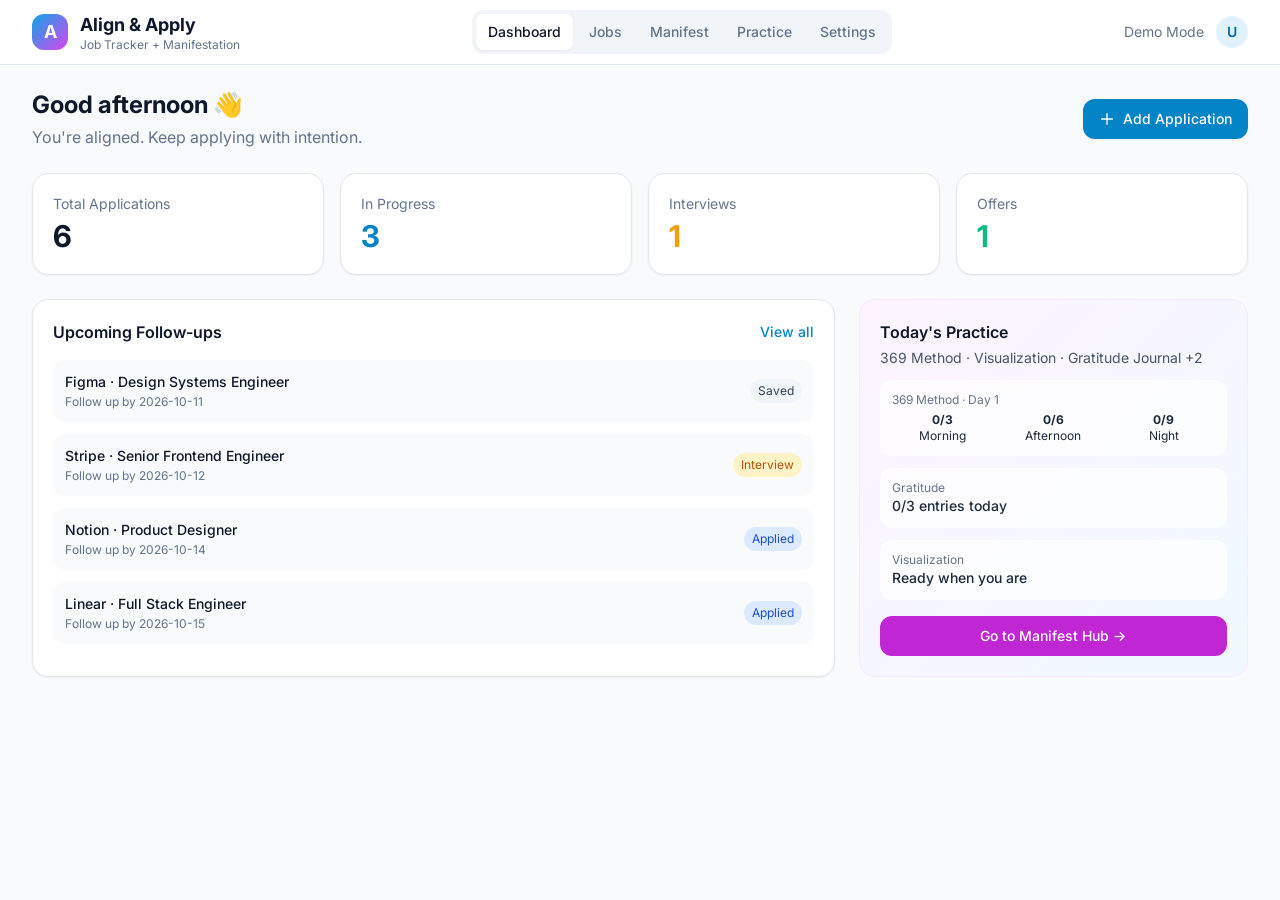
<file: index.html>
<!DOCTYPE html>
<html lang="en">
<head>
  <meta charset="UTF-8" />
  <meta name="viewport" content="width=device-width, initial-scale=1.0" />
  <title>Align & Apply — Job Tracker + Manifestation Demo</title>
  <link rel="stylesheet" href="styles.css" />
  <style>
    @import url('https://fonts.googleapis.com/css2?family=Inter:wght@400;500;600;700&display=swap');
    body { font-family: 'Inter', system-ui, sans-serif; }
    .kanban-column { min-height: 420px; }
    .job-card { transition: transform 0.15s ease, box-shadow 0.15s ease; }
    .job-card:hover { transform: translateY(-2px); }
    .job-card.dragging { opacity: 0.5; }
    .fade-in { animation: fadeIn 0.3s ease; }
    @keyframes fadeIn { from { opacity: 0; transform: translateY(8px); } to { opacity: 1; transform: translateY(0); } }
    .toggle-checkbox:checked { right: 0; border-color: #c026d3; }
    .toggle-checkbox:checked + .toggle-label { background-color: #c026d3; }
  </style>
</head>
<body class="bg-slate-50 text-slate-800 min-h-screen">
  <!-- Top Nav -->
  <nav class="bg-white border-b border-slate-200 sticky top-0 z-50">
    <div class="max-w-7xl mx-auto px-4 sm:px-6 lg:px-8">
      <div class="flex justify-between h-16 items-center">
        <div class="flex items-center gap-3">
          <div class="w-9 h-9 rounded-xl bg-gradient-to-br from-primary-500 to-accent-500 flex items-center justify-center text-white font-bold text-lg">A</div>
          <div>
            <h1 class="text-lg font-bold text-slate-900">Align & Apply</h1>
            <p class="text-xs text-slate-500 -mt-0.5">Job Tracker + Manifestation</p>
          </div>
        </div>
        <div class="flex items-center gap-1 bg-slate-100 p-1 rounded-xl overflow-x-auto">
          <button onclick="showView('dashboard')" id="nav-dashboard" class="nav-btn px-3 py-2 rounded-lg text-sm font-medium transition whitespace-nowrap">Dashboard</button>
          <button onclick="showView('jobs')" id="nav-jobs" class="nav-btn px-3 py-2 rounded-lg text-sm font-medium transition whitespace-nowrap">Jobs</button>
          <button onclick="showView('manifest')" id="nav-manifest" class="nav-btn px-3 py-2 rounded-lg text-sm font-medium transition whitespace-nowrap">Manifest</button>
          <button onclick="showView('practice')" id="nav-practice" class="nav-btn px-3 py-2 rounded-lg text-sm font-medium transition whitespace-nowrap">Practice</button>
          <button onclick="showView('settings')" id="nav-settings" class="nav-btn px-3 py-2 rounded-lg text-sm font-medium transition whitespace-nowrap">Settings</button>
        </div>
        <div class="flex items-center gap-3">
          <span class="text-sm text-slate-500 hidden sm:inline" id="nav-display-name">Demo Mode</span>
          <div class="w-8 h-8 rounded-full bg-primary-100 text-primary-700 flex items-center justify-center text-sm font-semibold" id="nav-avatar">U</div>
        </div>
      </div>
    </div>
  </nav>

  <main class="max-w-7xl mx-auto px-4 sm:px-6 lg:px-8 py-6">
    <!-- ==================== DASHBOARD ==================== -->
    <section id="view-dashboard" class="space-y-6 fade-in">
      <div class="flex flex-col sm:flex-row sm:items-center sm:justify-between gap-4">
        <div>
          <h2 class="text-2xl font-bold text-slate-900">Good afternoon 👋</h2>
          <p class="text-slate-500 mt-1">You're aligned. Keep applying with intention.</p>
        </div>
        <button onclick="showView('jobs'); openAddJob()" class="inline-flex items-center gap-2 bg-primary-600 hover:bg-primary-700 text-white px-4 py-2.5 rounded-xl text-sm font-medium transition shadow-sm">
          <svg class="w-4 h-4" fill="none" stroke="currentColor" viewBox="0 0 24 24"><path stroke-linecap="round" stroke-linejoin="round" stroke-width="2" d="M12 4v16m8-8H4"/></svg>
          Add Application
        </button>
      </div>

      <!-- Stats -->
      <div class="grid grid-cols-2 lg:grid-cols-4 gap-4">
        <div class="bg-white rounded-2xl p-5 border border-slate-200 shadow-sm">
          <p class="text-sm text-slate-500">Total Applications</p>
          <p class="text-3xl font-bold text-slate-900 mt-1" id="stat-total">0</p>
        </div>
        <div class="bg-white rounded-2xl p-5 border border-slate-200 shadow-sm">
          <p class="text-sm text-slate-500">In Progress</p>
          <p class="text-3xl font-bold text-primary-600 mt-1" id="stat-progress">0</p>
        </div>
        <div class="bg-white rounded-2xl p-5 border border-slate-200 shadow-sm">
          <p class="text-sm text-slate-500">Interviews</p>
          <p class="text-3xl font-bold text-amber-500 mt-1" id="stat-interview">0</p>
        </div>
        <div class="bg-white rounded-2xl p-5 border border-slate-200 shadow-sm">
          <p class="text-sm text-slate-500">Offers</p>
          <p class="text-3xl font-bold text-emerald-500 mt-1" id="stat-offer">0</p>
        </div>
      </div>

      <div class="grid lg:grid-cols-3 gap-6">
        <!-- Upcoming Follow-ups -->
        <div class="lg:col-span-2 bg-white rounded-2xl border border-slate-200 shadow-sm p-5">
          <div class="flex items-center justify-between mb-4">
            <h3 class="font-semibold text-slate-900">Upcoming Follow-ups</h3>
            <button onclick="showView('jobs')" class="text-sm text-primary-600 hover:text-primary-700 font-medium">View all</button>
          </div>
          <div id="followups-list" class="space-y-3"></div>
        </div>

        <!-- Today's Manifestation -->
        <div class="bg-gradient-to-br from-accent-50 to-primary-50 rounded-2xl border border-accent-100 p-5">
          <h3 class="font-semibold text-slate-900 mb-1">Today's Practice</h3>
          <p class="text-sm text-slate-600 mb-3" id="dash-methods-summary">Your active methods</p>
          
          <div id="dash-practice-content" class="space-y-3">
            <!-- filled by JS based on enabled methods -->
          </div>

          <button onclick="showView('manifest')" class="w-full mt-4 bg-accent-600 hover:bg-accent-700 text-white py-2.5 rounded-xl text-sm font-medium transition">
            Go to Manifest Hub →
          </button>
        </div>
      </div>
    </section>

    <!-- ==================== JOBS (KANBAN) ==================== -->
    <section id="view-jobs" class="hidden space-y-5 fade-in">
      <div class="flex flex-col sm:flex-row sm:items-center sm:justify-between gap-4">
        <div>
          <h2 class="text-2xl font-bold text-slate-900">Job Pipeline</h2>
          <p class="text-slate-500 mt-1">Drag cards between stages · Click to edit</p>
        </div>
        <div class="flex gap-2">
          <button onclick="openAddJob()" class="inline-flex items-center gap-2 bg-primary-600 hover:bg-primary-700 text-white px-4 py-2.5 rounded-xl text-sm font-medium transition shadow-sm">
            <svg class="w-4 h-4" fill="none" stroke="currentColor" viewBox="0 0 24 24"><path stroke-linecap="round" stroke-linejoin="round" stroke-width="2" d="M12 4v16m8-8H4"/></svg>
            Add Job
          </button>
        </div>
      </div>

      <div class="flex gap-4 overflow-x-auto pb-4" id="kanban-board"></div>
    </section>

    <!-- ==================== MANIFEST ==================== -->
    <section id="view-manifest" class="hidden space-y-6 fade-in">
      <div class="flex flex-col sm:flex-row sm:items-center sm:justify-between gap-4">
        <div>
          <h2 class="text-2xl font-bold text-slate-900">Manifestation Hub</h2>
          <p class="text-slate-500 mt-1">Choose the methods that resonate with you</p>
        </div>
      </div>

      <!-- Method Selector -->
      <div class="bg-white rounded-2xl border border-slate-200 shadow-sm p-5">
        <div class="flex items-center justify-between mb-4">
          <div>
            <h3 class="font-semibold text-slate-900">Your Methods</h3>
            <p class="text-sm text-slate-500">Toggle the practices you want to use. Only enabled ones appear below.</p>
          </div>
        </div>
        <div class="grid sm:grid-cols-2 lg:grid-cols-3 gap-3" id="method-toggles">
          <!-- filled by JS -->
        </div>
      </div>

      <!-- Dynamic Method Sections -->
      <div id="manifest-sections" class="grid lg:grid-cols-2 gap-6">
        <!-- sections rendered by JS based on enabled methods -->
      </div>
    </section>

    <!-- ==================== PRACTICE ==================== -->
    <section id="view-practice" class="hidden space-y-6 fade-in">
      <div>
        <h2 class="text-2xl font-bold text-slate-900">Practice Hub</h2>
        <p class="text-slate-500 mt-1">Interview prep & assessment practice</p>
      </div>

      <div class="grid lg:grid-cols-2 gap-6">
        <!-- AI Interview Practice -->
        <div class="bg-white rounded-2xl border border-slate-200 shadow-sm p-6">
          <div class="flex items-center gap-3 mb-4">
            <div class="w-10 h-10 rounded-xl bg-indigo-100 text-indigo-600 flex items-center justify-center text-lg">🎤</div>
            <div>
              <h3 class="font-semibold text-slate-900">AI Interview Practice</h3>
              <p class="text-sm text-slate-500">Practice common interview questions</p>
            </div>
          </div>
          <div id="interview-box" class="space-y-4">
            <div class="bg-indigo-50 rounded-xl p-4 border border-indigo-100">
              <p class="text-xs text-indigo-600 font-medium mb-1">Question <span id="iq-num">1</span> of <span id="iq-total">10</span></p>
              <p class="text-slate-800 font-medium" id="iq-text">Loading...</p>
            </div>
            <textarea id="iq-answer" rows="4" class="w-full rounded-xl border border-slate-200 px-3 py-2.5 text-sm focus:outline-none focus:ring-2 focus:ring-indigo-400" placeholder="Type your answer here..."></textarea>
            <div class="flex gap-2">
              <button onclick="nextInterviewQ()" class="flex-1 bg-indigo-600 hover:bg-indigo-700 text-white py-2.5 rounded-xl text-sm font-medium">Next Question</button>
              <button onclick="showInterviewTip()" class="px-4 py-2.5 rounded-xl border border-slate-200 text-sm font-medium hover:bg-slate-50">Tip</button>
            </div>
            <div id="iq-tip" class="hidden bg-amber-50 border border-amber-100 rounded-xl p-3 text-sm text-amber-900"></div>
          </div>
        </div>

        <!-- Assessment Practice -->
        <div class="bg-white rounded-2xl border border-slate-200 shadow-sm p-6 lg:col-span-1">
          <div class="flex items-center gap-3 mb-4">
            <div class="w-10 h-10 rounded-xl bg-emerald-100 text-emerald-600 flex items-center justify-center text-lg">📝</div>
            <div>
              <h3 class="font-semibold text-slate-900">Assessment Practice</h3>
              <p class="text-sm text-slate-500">Workday · PI · Behavioral · Aptitude style</p>
            </div>
          </div>

          <!-- Category picker -->
          <div class="flex flex-wrap gap-2 mb-4" id="assess-cats">
            <button onclick="setAssessCat('behavioral')" data-cat="behavioral" class="assess-cat px-3 py-1.5 rounded-lg text-xs font-medium border transition">Behavioral</button>
            <button onclick="setAssessCat('situational')" data-cat="situational" class="assess-cat px-3 py-1.5 rounded-lg text-xs font-medium border transition">Situational (SJT)</button>
            <button onclick="setAssessCat('numerical')" data-cat="numerical" class="assess-cat px-3 py-1.5 rounded-lg text-xs font-medium border transition">Numerical</button>
            <button onclick="setAssessCat('logical')" data-cat="logical" class="assess-cat px-3 py-1.5 rounded-lg text-xs font-medium border transition">Logical</button>
            <button onclick="setAssessCat('verbal')" data-cat="verbal" class="assess-cat px-3 py-1.5 rounded-lg text-xs font-medium border transition">Verbal</button>
          </div>
          <p class="text-xs text-slate-500 mb-3" id="assess-cat-desc"></p>

          <div id="assess-box" class="space-y-4">
            <div class="bg-emerald-50 rounded-xl p-4 border border-emerald-100">
              <p class="text-xs text-emerald-600 font-medium mb-1"><span id="aq-type-label">Behavioral</span> · Q <span id="aq-num">1</span> of <span id="aq-total">8</span></p>
              <p class="text-slate-800 font-medium text-sm leading-relaxed" id="aq-text">Loading...</p>
            </div>
            <div id="aq-options" class="space-y-2"></div>
            <div id="aq-feedback" class="hidden rounded-xl p-3 text-sm"></div>
            <div class="flex gap-2">
              <button onclick="nextAssessQ()" id="aq-next-btn" class="flex-1 bg-emerald-600 hover:bg-emerald-700 text-white py-2.5 rounded-xl text-sm font-medium">Next</button>
              <button onclick="restartAssess()" class="px-4 py-2.5 rounded-xl border border-slate-200 text-sm font-medium hover:bg-slate-50">Restart</button>
            </div>
          </div>
        </div>
      </div>
    </section>

    <!-- ==================== SETTINGS ==================== -->
    <section id="view-settings" class="hidden space-y-6 fade-in">
      <div>
        <h2 class="text-2xl font-bold text-slate-900">Settings</h2>
        <p class="text-slate-500 mt-1">Your profile, CV, and preferences</p>
      </div>

      <div class="grid lg:grid-cols-2 gap-6">
        <!-- Profile -->
        <div class="bg-white rounded-2xl border border-slate-200 shadow-sm p-6">
          <h3 class="font-semibold text-slate-900 mb-4">Profile</h3>
          <div class="space-y-3">
            <div>
              <label class="text-sm font-medium text-slate-700">Display name</label>
              <input id="set-name" class="mt-1 w-full rounded-xl border border-slate-200 px-3 py-2.5 text-sm focus:outline-none focus:ring-2 focus:ring-primary-500" placeholder="Your name" />
            </div>
            <div>
              <label class="text-sm font-medium text-slate-700">Headline / Role</label>
              <input id="set-headline" class="mt-1 w-full rounded-xl border border-slate-200 px-3 py-2.5 text-sm focus:outline-none focus:ring-2 focus:ring-primary-500" placeholder="e.g. Frontend Engineer" />
            </div>
            <div>
              <label class="text-sm font-medium text-slate-700">About you</label>
              <textarea id="set-about" rows="3" class="mt-1 w-full rounded-xl border border-slate-200 px-3 py-2.5 text-sm focus:outline-none focus:ring-2 focus:ring-primary-500" placeholder="Short bio..."></textarea>
            </div>
            <div>
              <label class="text-sm font-medium text-slate-700">Target role / goal</label>
              <input id="set-goal" class="mt-1 w-full rounded-xl border border-slate-200 px-3 py-2.5 text-sm focus:outline-none focus:ring-2 focus:ring-primary-500" placeholder="e.g. Senior Product Designer at a startup" />
            </div>
            <button onclick="saveProfile()" class="w-full bg-primary-600 hover:bg-primary-700 text-white py-2.5 rounded-xl text-sm font-medium">Save Profile</button>
          </div>
        </div>

        <!-- CV + Music -->
        <div class="space-y-6">
          <div class="bg-white rounded-2xl border border-slate-200 shadow-sm p-6">
            <h3 class="font-semibold text-slate-900 mb-4">CV / Resume</h3>
            <div class="space-y-3">
              <div>
                <label class="text-sm font-medium text-slate-700">CV file name or link</label>
                <input id="set-cv" class="mt-1 w-full rounded-xl border border-slate-200 px-3 py-2.5 text-sm focus:outline-none focus:ring-2 focus:ring-primary-500" placeholder="e.g. CV_2026_v3.pdf or Google Drive link" />
              </div>
              <div>
                <label class="text-sm font-medium text-slate-700">Notes about this version</label>
                <textarea id="set-cv-notes" rows="2" class="mt-1 w-full rounded-xl border border-slate-200 px-3 py-2.5 text-sm focus:outline-none focus:ring-2 focus:ring-primary-500" placeholder="Tailored for product roles..."></textarea>
              </div>
              <button onclick="saveProfile()" class="w-full bg-slate-800 hover:bg-slate-900 text-white py-2.5 rounded-xl text-sm font-medium">Save CV Info</button>
            </div>
          </div>

          <div class="bg-white rounded-2xl border border-slate-200 shadow-sm p-6">
            <h3 class="font-semibold text-slate-900 mb-4">Favorite Music</h3>
            <p class="text-sm text-slate-500 mb-3">Links to playlists for focus / confidence (Spotify, YouTube, etc.)</p>
            <div class="space-y-3">
              <div>
                <label class="text-sm font-medium text-slate-700">Focus playlist</label>
                <input id="set-music-focus" class="mt-1 w-full rounded-xl border border-slate-200 px-3 py-2.5 text-sm focus:outline-none focus:ring-2 focus:ring-primary-500" placeholder="https://open.spotify.com/playlist/..." />
              </div>
              <div>
                <label class="text-sm font-medium text-slate-700">Confidence / pump-up</label>
                <input id="set-music-pump" class="mt-1 w-full rounded-xl border border-slate-200 px-3 py-2.5 text-sm focus:outline-none focus:ring-2 focus:ring-primary-500" placeholder="https://youtube.com/..." />
              </div>
              <div>
                <label class="text-sm font-medium text-slate-700">Calm / interview day</label>
                <input id="set-music-calm" class="mt-1 w-full rounded-xl border border-slate-200 px-3 py-2.5 text-sm focus:outline-none focus:ring-2 focus:ring-primary-500" placeholder="Playlist link..." />
              </div>
              <button onclick="saveProfile()" class="w-full bg-accent-600 hover:bg-accent-700 text-white py-2.5 rounded-xl text-sm font-medium">Save Music</button>
              <div id="music-links" class="flex flex-wrap gap-2 mt-2"></div>
            </div>
          </div>
        </div>
      </div>
    </section>
  </main>

  <!-- Add / Edit Job Modal -->
  <div id="job-modal" class="fixed inset-0 bg-black/40 backdrop-blur-sm z-50 hidden items-center justify-center p-4">
    <div class="bg-white rounded-2xl shadow-xl w-full max-w-lg max-h-[90vh] overflow-y-auto fade-in">
      <div class="p-6 border-b border-slate-100 flex justify-between items-center">
        <h3 class="text-lg font-semibold" id="modal-title">Add Job Application</h3>
        <button onclick="closeModal()" class="text-slate-400 hover:text-slate-600">
          <svg class="w-5 h-5" fill="none" stroke="currentColor" viewBox="0 0 24 24"><path stroke-linecap="round" stroke-linejoin="round" stroke-width="2" d="M6 18L18 6M6 6l12 12"/></svg>
        </button>
      </div>
      <form id="job-form" class="p-6 space-y-4" onsubmit="saveJob(event)">
        <input type="hidden" id="job-id" />
        <div class="grid grid-cols-2 gap-4">
          <div class="col-span-2">
            <label class="text-sm font-medium text-slate-700">Company *</label>
            <input id="job-company" required class="mt-1 w-full rounded-xl border border-slate-200 px-3 py-2.5 text-sm focus:outline-none focus:ring-2 focus:ring-primary-500" placeholder="e.g. Stripe" />
          </div>
          <div class="col-span-2">
            <label class="text-sm font-medium text-slate-700">Role / Title *</label>
            <input id="job-role" required class="mt-1 w-full rounded-xl border border-slate-200 px-3 py-2.5 text-sm focus:outline-none focus:ring-2 focus:ring-primary-500" placeholder="e.g. Senior Frontend Engineer" />
          </div>
          <div>
            <label class="text-sm font-medium text-slate-700">Status</label>
            <select id="job-status" class="mt-1 w-full rounded-xl border border-slate-200 px-3 py-2.5 text-sm focus:outline-none focus:ring-2 focus:ring-primary-500">
              <option value="saved">Saved</option>
              <option value="applied">Applied</option>
              <option value="interview">Interview</option>
              <option value="offer">Offer</option>
              <option value="rejected">Rejected</option>
            </select>
          </div>
          <div>
            <label class="text-sm font-medium text-slate-700">Source</label>
            <select id="job-source" class="mt-1 w-full rounded-xl border border-slate-200 px-3 py-2.5 text-sm focus:outline-none focus:ring-2 focus:ring-primary-500">
              <option>LinkedIn</option>
              <option>Company Site</option>
              <option>Referral</option>
              <option>Indeed</option>
              <option>Other</option>
            </select>
          </div>
          <div>
            <label class="text-sm font-medium text-slate-700">Date Applied</label>
            <input type="date" id="job-date" class="mt-1 w-full rounded-xl border border-slate-200 px-3 py-2.5 text-sm focus:outline-none focus:ring-2 focus:ring-primary-500" />
          </div>
          <div>
            <label class="text-sm font-medium text-slate-700">Follow-up Date</label>
            <input type="date" id="job-followup" class="mt-1 w-full rounded-xl border border-slate-200 px-3 py-2.5 text-sm focus:outline-none focus:ring-2 focus:ring-primary-500" />
          </div>
          <div class="col-span-2">
            <label class="text-sm font-medium text-slate-700">Job Link</label>
            <input id="job-link" class="mt-1 w-full rounded-xl border border-slate-200 px-3 py-2.5 text-sm focus:outline-none focus:ring-2 focus:ring-primary-500" placeholder="https://..." />
          </div>
          <div class="col-span-2">
            <label class="text-sm font-medium text-slate-700">Notes</label>
            <textarea id="job-notes" rows="2" class="mt-1 w-full rounded-xl border border-slate-200 px-3 py-2.5 text-sm focus:outline-none focus:ring-2 focus:ring-primary-500" placeholder="Salary range, contacts, impressions..."></textarea>
          </div>
        </div>
        <div class="flex gap-3 pt-2">
          <button type="button" onclick="closeModal()" class="flex-1 py-2.5 rounded-xl border border-slate-200 text-sm font-medium hover:bg-slate-50 transition">Cancel</button>
          <button type="submit" class="flex-1 py-2.5 rounded-xl bg-primary-600 hover:bg-primary-700 text-white text-sm font-medium transition">Save</button>
        </div>
      </form>
    </div>
  </div>

  <script>
    // ========== SAFE STORAGE (works when localStorage is blocked) ==========
    const _memStore = {};
    const store = {
      get(key) {
        try {
          return window.localStorage.getItem(key);
        } catch (e) {
          return _memStore[key] ?? null;
        }
      },
      set(key, value) {
        try {
          window.localStorage.setItem(key, value);
        } catch (e) {
          _memStore[key] = value;
        }
      },
      remove(key) {
        try {
          window.localStorage.removeItem(key);
        } catch (e) {
          delete _memStore[key];
        }
      }
    };

    // ========== DATA ==========
    const STAGES = [
      { id: 'saved', label: 'Saved', color: 'bg-slate-100 text-slate-700' },
      { id: 'applied', label: 'Applied', color: 'bg-blue-100 text-blue-700' },
      { id: 'interview', label: 'Interview', color: 'bg-amber-100 text-amber-700' },
      { id: 'offer', label: 'Offer', color: 'bg-emerald-100 text-emerald-700' },
      { id: 'rejected', label: 'Rejected', color: 'bg-rose-100 text-rose-700' }
    ];

    const AVAILABLE_METHODS = [
      { id: 'method369', name: '369 Method', desc: 'Write affirmation 3× morning, 6× afternoon, 9× night', icon: '✍️' },
      { id: 'visualization', name: 'Visualization', desc: 'Guided timer to feel your goal as already real', icon: '👁️' },
      { id: 'gratitude', name: 'Gratitude Journal', desc: 'Daily list of 3 things you’re grateful for', icon: '🙏' },
      { id: 'affirmations', name: 'Daily Affirmations', desc: 'Short positive statements to reprogram mindset', icon: '💬' },
      { id: 'scripting', name: 'Scripting', desc: 'Write your ideal day / offer letter as if it happened', icon: '📜' },
      { id: 'tips', name: 'LoA Tips', desc: 'Quick Law of Attraction reminders', icon: '✨' }
    ];

    let jobs = JSON.parse(store.get('align_jobs') || 'null') || [
      { id: 1, company: 'Stripe', role: 'Senior Frontend Engineer', status: 'interview', source: 'LinkedIn', date: '2026-09-28', followup: '2026-10-12', link: '', notes: '2nd round next week. Great culture fit.' },
      { id: 2, company: 'Notion', role: 'Product Designer', status: 'applied', source: 'Company Site', date: '2026-10-02', followup: '2026-10-14', link: '', notes: 'Used v3 resume' },
      { id: 3, company: 'Figma', role: 'Design Systems Engineer', status: 'saved', source: 'Referral', date: '', followup: '2026-10-11', link: '', notes: 'Ask Alex for intro' },
      { id: 4, company: 'Linear', role: 'Full Stack Engineer', status: 'applied', source: 'LinkedIn', date: '2026-10-05', followup: '2026-10-15', link: '', notes: '' },
      { id: 5, company: 'Vercel', role: 'Developer Experience', status: 'offer', source: 'Referral', date: '2026-09-15', followup: '', link: '', notes: 'Offer received! Negotiating.' },
      { id: 6, company: 'Airbnb', role: 'Frontend Engineer', status: 'rejected', source: 'LinkedIn', date: '2026-09-10', followup: '', link: '', notes: 'Ghosted after phone screen' }
    ];

    let manifest = JSON.parse(store.get('align_manifest') || 'null') || {
      affirmation: 'I am receiving exciting job offers that align with my values and skills.',
      morning: 0,
      afternoon: 0,
      night: 0,
      streak: 1,
      day: 1,
      gratitude: ['', '', ''],
      scriptingText: '',
      enabledMethods: {
        method369: true,
        visualization: true,
        gratitude: true,
        affirmations: true,
        scripting: false,
        tips: true
      }
    };

    // Ensure enabledMethods exists (for older localStorage)
    if (!manifest.enabledMethods) {
      manifest.enabledMethods = {
        method369: true,
        visualization: true,
        gratitude: true,
        affirmations: true,
        scripting: false,
        tips: true
      };
    }
    // Ensure affirmations is available even on older saved data
    if (manifest.enabledMethods.affirmations === undefined) {
      manifest.enabledMethods.affirmations = true;
    }

    // ========== PROFILE ==========
    let profile = JSON.parse(store.get('align_profile') || 'null') || {
      name: '',
      headline: '',
      about: '',
      goal: '',
      cv: '',
      cvNotes: '',
      musicFocus: '',
      musicPump: '',
      musicCalm: ''
    };

    function saveProfile() {
      profile.name = document.getElementById('set-name')?.value.trim() || '';
      profile.headline = document.getElementById('set-headline')?.value.trim() || '';
      profile.about = document.getElementById('set-about')?.value.trim() || '';
      profile.goal = document.getElementById('set-goal')?.value.trim() || '';
      profile.cv = document.getElementById('set-cv')?.value.trim() || '';
      profile.cvNotes = document.getElementById('set-cv-notes')?.value.trim() || '';
      profile.musicFocus = document.getElementById('set-music-focus')?.value.trim() || '';
      profile.musicPump = document.getElementById('set-music-pump')?.value.trim() || '';
      profile.musicCalm = document.getElementById('set-music-calm')?.value.trim() || '';
      store.set('align_profile', JSON.stringify(profile));
      applyProfileUI();
      alert('Saved ✨');
    }

    function applyProfileUI() {
      const name = profile.name || 'Demo Mode';
      const initial = (profile.name || 'U').charAt(0).toUpperCase();
      const navName = document.getElementById('nav-display-name');
      const navAvatar = document.getElementById('nav-avatar');
      if (navName) navName.textContent = name;
      if (navAvatar) navAvatar.textContent = initial;
      // Dashboard greeting
      const greet = document.querySelector('#view-dashboard h2');
      if (greet && profile.name) greet.textContent = `Hi ${profile.name.split(' ')[0]} 👋`;
    }

    function renderSettings() {
      document.getElementById('set-name').value = profile.name || '';
      document.getElementById('set-headline').value = profile.headline || '';
      document.getElementById('set-about').value = profile.about || '';
      document.getElementById('set-goal').value = profile.goal || '';
      document.getElementById('set-cv').value = profile.cv || '';
      document.getElementById('set-cv-notes').value = profile.cvNotes || '';
      document.getElementById('set-music-focus').value = profile.musicFocus || '';
      document.getElementById('set-music-pump').value = profile.musicPump || '';
      document.getElementById('set-music-calm').value = profile.musicCalm || '';
      const links = document.getElementById('music-links');
      const items = [
        ['Focus', profile.musicFocus],
        ['Pump-up', profile.musicPump],
        ['Calm', profile.musicCalm]
      ].filter(([, u]) => u);
      links.innerHTML = items.map(([label, url]) =>
        `<a href="${url}" target="_blank" rel="noopener" class="text-xs px-3 py-1.5 rounded-lg bg-accent-50 text-accent-700 border border-accent-100 hover:bg-accent-100">${label} ↗</a>`
      ).join('') || '<span class="text-xs text-slate-400">No playlists saved yet</span>';
    }

    // ========== INTERVIEW PRACTICE ==========
    const INTERVIEW_QS = [
      { q: 'Tell me about yourself.', tip: 'Keep it to 60–90 seconds. Structure: Present role → Relevant past → Why this role.' },
      { q: 'Why do you want this job?', tip: 'Connect company mission + role requirements to your skills and goals.' },
      { q: 'What is your greatest strength?', tip: 'Pick one strength with a short example that matches the job.' },
      { q: 'What is your greatest weakness?', tip: 'Be honest, show self-awareness, and explain what you are doing to improve.' },
      { q: 'Describe a challenge you faced at work and how you handled it.', tip: 'Use STAR: Situation, Task, Action, Result.' },
      { q: 'Where do you see yourself in 5 years?', tip: 'Show ambition aligned with growth at this company, not a different career path.' },
      { q: 'Why are you leaving your current job?', tip: 'Stay positive. Focus on growth and opportunity, not complaints.' },
      { q: 'Tell me about a time you worked in a team.', tip: 'Highlight collaboration, your role, and a clear outcome.' },
      { q: 'How do you handle tight deadlines?', tip: 'Talk about prioritization, communication, and a concrete example.' },
      { q: 'Do you have any questions for us?', tip: 'Prepare 2–3 smart questions about the role, team, or success metrics.' }
    ];
    let iqIndex = 0;

    function renderInterview() {
      document.getElementById('iq-total').textContent = INTERVIEW_QS.length;
      document.getElementById('iq-num').textContent = iqIndex + 1;
      document.getElementById('iq-text').textContent = INTERVIEW_QS[iqIndex].q;
      document.getElementById('iq-answer').value = '';
      document.getElementById('iq-tip').classList.add('hidden');
    }
    function nextInterviewQ() {
      iqIndex = (iqIndex + 1) % INTERVIEW_QS.length;
      renderInterview();
    }
    function showInterviewTip() {
      const tip = document.getElementById('iq-tip');
      tip.textContent = INTERVIEW_QS[iqIndex].tip;
      tip.classList.remove('hidden');
    }

    // ========== ASSESSMENT PRACTICE (Workday / PI / Aptitude style) ==========
    const ASSESS_BANK = {
      behavioral: {
        label: 'Behavioral',
        desc: 'Workday / PI-style behavioral traits — 30 questions on ownership, teamwork, adaptability.',
        questions: [
          { q: 'When a project fails despite your best effort, you are most likely to:', options: ['Blame external factors', 'Reflect on what you controlled and share lessons with the team', 'Avoid similar projects', 'Wait for management to assign blame'], correct: 1 },
          { q: 'A colleague takes credit for your idea in a meeting. You:', options: ['Call them out publicly', 'Speak privately later and clarify ownership calmly', 'Stop sharing ideas', 'Complain to HR immediately'], correct: 1 },
          { q: 'You prefer work environments that are:', options: ['Strictly structured with clear rules only', 'Balanced — clear goals with room to adapt', 'Completely unstructured', 'Competitive against teammates'], correct: 1 },
          { q: 'When priorities change suddenly, you typically:', options: ['Resist and stick to the original plan', 'Clarify the new goal, re-plan, and communicate impact', 'Ignore the change until someone follows up', 'Feel stressed and freeze'], correct: 1 },
          { q: 'Which statement sounds most like high ownership?', options: ['“That wasn’t in my job description.”', '“Here’s the issue, impact, and what I’m doing about it.”', '“I was waiting on someone else.”', '“Nobody told me.”'], correct: 1 },
          { q: 'In a team conflict, your natural tendency is to:', options: ['Avoid the topic', 'Listen to both sides and seek a practical compromise', 'Push your view until others agree', 'Escalate immediately'], correct: 1 },
          { q: 'You receive critical feedback in a performance review. You:', options: ['Defend every point', 'Listen, ask clarifying questions, and create an improvement plan', 'Ignore it after the meeting', 'Compare yourself to others'], correct: 1 },
          { q: 'When working under tight deadlines, you usually:', options: ['Cut quality without telling anyone', 'Prioritize ruthlessly and communicate trade-offs early', 'Work in isolation and hope for the best', 'Miss the deadline silently'], correct: 1 },
          { q: 'A new process feels inefficient. Best first step?', options: ['Ignore it and keep the old way', 'Gather examples, propose a small improvement, and discuss with stakeholders', 'Complain to peers only', 'Refuse to follow it'], correct: 1 },
          { q: 'You are asked to mentor a junior colleague. You:', options: ['Avoid it as extra work', 'Set clear expectations and schedule regular check-ins', 'Only help when asked once', 'Do their work for them'], correct: 1 },
          { q: 'How do you typically respond to ambiguous goals?', options: ['Wait until everything is fully defined', 'Clarify success criteria, propose a plan, and iterate', 'Guess and never check', 'Refuse the work'], correct: 1 },
          { q: 'You disagree with a team decision after discussion. You:', options: ['Undermine it privately', 'Commit to the decision and raise concerns only if new data appears', 'Keep arguing in every meeting', 'Escalate to skip-level immediately'], correct: 1 },
          { q: 'Which best describes your approach to continuous learning?', options: ['Learn only when forced', 'Seek feedback and practice skills relevant to goals', 'Collect certificates without applying them', 'Assume experience is enough'], correct: 1 },
          { q: 'A cross-functional partner is slow to respond. You:', options: ['Send angry emails daily', 'Escalate after polite follow-ups with clear deadlines and impact', 'Do nothing', 'Bypass them without notice'], correct: 1 },
          { q: 'You notice a teammate is demotivated. Best action?', options: ['Ignore it', 'Check in privately and offer support or escalate if needed', 'Tell the whole team', 'Take over their tasks without asking'], correct: 1 },
          { q: 'When recognizing others’ contributions, you prefer to:', options: ['Stay quiet', 'Give specific public or private credit when deserved', 'Only credit yourself', 'Wait for management'], correct: 1 },
          { q: 'Your preferred way to handle competing personal and work priorities is to:', options: ['Always put work first no matter the cost', 'Plan ahead, set boundaries, and communicate constraints', 'Cancel work commitments last minute', 'Hide personal constraints'], correct: 1 },
          { q: 'In brainstorming sessions you usually:', options: ['Only criticize ideas', 'Contribute ideas and build on others’ suggestions', 'Stay silent', 'Dominate the conversation'], correct: 1 },
          { q: 'Which trait do strong collaborators show most?', options: ['Always agreeing', 'Clear communication and reliability', 'Working alone by default', 'Avoiding accountability'], correct: 1 },
          { q: 'You are behind on a deliverable. Best move?', options: ['Hope no one notices', 'Flag early, share a recovery plan, and ask for help if needed', 'Blame tools', 'Quietly drop the task'], correct: 1 },
          { q: 'How do you react to last-minute scope changes?', options: ['Refuse all changes', 'Assess impact, renegotiate timeline/scope, and document agreement', 'Accept silently then miss deadlines', 'Complain publicly'], correct: 1 },
          { q: 'A peer asks for feedback on their work. You:', options: ['Only give praise', 'Give balanced, specific, actionable feedback', 'Avoid responding', 'Focus only on flaws'], correct: 1 },
          { q: 'You value workplace integrity most when it means:', options: ['Looking loyal no matter what', 'Being honest about risks and progress even when inconvenient', 'Hiding problems', 'Agreeing with leadership always'], correct: 1 },
          { q: 'When joining a new team, your first focus is usually:', options: ['Changing everything immediately', 'Understanding goals, norms, and how you can add value', 'Comparing it to your last job only', 'Working in isolation'], correct: 1 },
          { q: 'Stress at work is best managed by:', options: ['Ignoring it', 'Prioritizing, taking breaks, and asking for support when needed', 'Working longer without pause', 'Venting only online'], correct: 1 },
          { q: 'You are offered two approaches: faster but riskier, or slower but safer. You:', options: ['Always pick fastest', 'Weigh impact, risk, and stakeholder needs before choosing', 'Always pick safest', 'Let someone else decide without input'], correct: 1 },
          { q: 'Which behavior builds trust fastest?', options: ['Overpromising', 'Consistent follow-through and transparent updates', 'Avoiding difficult conversations', 'Sharing confidential info freely'], correct: 1 },
          { q: 'A process is unfair to a teammate. You:', options: ['Stay out of it', 'Support them appropriately and raise the issue through proper channels', 'Gossip about it', 'Confront leadership aggressively in public'], correct: 1 },
          { q: 'Your ideal feedback frequency is:', options: ['Only annual reviews', 'Regular, timely feedback in both directions', 'Never', 'Only when something is wrong'], correct: 1 },
          { q: 'Success on a team is best measured by:', options: ['Individual heroics only', 'Shared outcomes and how the team works together', 'Who talks the most', 'Avoiding all conflict'], correct: 1 }
        ]
      },
      situational: {
        label: 'Situational (SJT)',
        desc: 'Situational Judgment Tests — 30 workplace scenarios like Workday-style screens.',
        questions: [
          { q: 'Your manager asks for a report by end of day, but a critical production issue appears. Best action?', options: ['Ignore production', 'Flag both priorities, propose a revised plan, confirm with manager', 'Do the report only', 'Leave early'], correct: 1 },
          { q: 'A customer is upset about a delay you did not cause. You should:', options: ['Explain it is not your fault', 'Listen, apologize for the experience, focus on a solution', 'Transfer without context', 'Promise anything'], correct: 1 },
          { q: 'You notice a process error that could cost the company money. You:', options: ['Keep quiet', 'Document it and raise it with the right person promptly', 'Post on social media', 'Wait until review season'], correct: 1 },
          { q: 'Two stakeholders give conflicting instructions. Best next step?', options: ['Follow the more senior only', 'Clarify both, surface the conflict, align on priority', 'Do both poorly', 'Do nothing'], correct: 1 },
          { q: 'A teammate is missing deadlines that block you. You:', options: ['Report them immediately', 'Check in privately, offer help, escalate if needed', 'Take over silently', 'Ignore it'], correct: 1 },
          { q: 'You made a mistake that reached a client. Best response?', options: ['Hope no one notices', 'Own it quickly, share impact, propose a fix', 'Blame a tool', 'Wait for discovery'], correct: 1 },
          { q: 'A meeting is going off-track and time is limited. You:', options: ['Let it continue', 'Politely refocus the group on the decision needed', 'Leave the meeting', 'Dominate the discussion'], correct: 1 },
          { q: 'You are asked to do something unethical but not illegal. You:', options: ['Do it to be helpful', 'Refuse and explain concerns through proper channels', 'Do it quietly', 'Gossip about it'], correct: 1 },
          { q: 'A deadline is unrealistic. Best approach?', options: ['Agree then miss it', 'Explain constraints with data and propose options', 'Refuse without alternatives', 'Work all night secretly every time'], correct: 1 },
          { q: 'A peer shares confidential salary info with you. You:', options: ['Spread it further', 'Do not share it and discourage further sharing', 'Post anonymously', 'Confront leadership publicly'], correct: 1 },
          { q: 'Your idea was rejected in a meeting. Next best step?', options: ['Argue longer', 'Accept the decision, refine with new data if needed later', 'Refuse to contribute', 'Complain to others'], correct: 1 },
          { q: 'A junior asks a basic question you already answered. You:', options: ['Show frustration', 'Answer helpfully and point to a written resource', 'Ignore them', 'Tell them to figure it out alone only'], correct: 1 },
          { q: 'Leadership announces a change you disagree with. You:', options: ['Resist openly', 'Seek to understand rationale and adapt constructively', 'Ignore the change', 'Undermine it'], correct: 1 },
          { q: 'You are copied on an email chain becoming hostile. You:', options: ['Add fuel', 'Suggest moving to a call and focus on facts/next steps', 'Forward widely', 'Stay silent forever'], correct: 1 },
          { q: 'A vendor misses a commitment impacting your launch. You:', options: ['Only vent', 'Document impact, escalate contractually if needed, communicate plan', 'Switch vendors instantly without process', 'Hide the delay'], correct: 1 },
          { q: 'You finish early on a task. Best use of time?', options: ['Browse social media', 'Offer help, improve documentation, or pull next priority', 'Leave without telling anyone', 'Redo work unnecessarily'], correct: 1 },
          { q: 'During an outage, roles are unclear. You:', options: ['Wait passively', 'Clarify ownership, take a useful role, communicate status', 'Blame others', 'Leave the channel'], correct: 1 },
          { q: 'A stakeholder wants a feature that harms user experience. You:', options: ['Build it silently', 'Share data/risks and propose alternatives', 'Refuse rudely', 'Ignore the request'], correct: 1 },
          { q: 'You are invited to a meeting with no agenda. You:', options: ['Always attend silently', 'Ask for agenda/goal or decline if not needed', 'Complain publicly', 'Join late unprepared every time'], correct: 1 },
          { q: 'A teammate is taking frequent unexplained absences. You:', options: ['Gossip', 'Focus on work impact; raise concerns to manager if patterns continue', 'Cover endlessly without note', 'Confront them angrily'], correct: 1 },
          { q: 'You receive praise for a team effort. You:', options: ['Take all credit', 'Share credit with contributors', 'Dismiss the praise', 'Only thank leadership'], correct: 1 },
          { q: 'A policy seems outdated and slows delivery. You:', options: ['Ignore the policy', 'Propose a pilot change with risks and benefits', 'Complain only', 'Quit'], correct: 1 },
          { q: 'You are asked to present with little notice. You:', options: ['Panic and cancel', 'Structure key points, confirm goal, deliver clearly', 'Read slides word-for-word only', 'Refuse always'], correct: 1 },
          { q: 'A client requests something outside scope. You:', options: ['Do it free always', 'Acknowledge, clarify scope, discuss options/cost', 'Ignore them', 'Promise immediately'], correct: 1 },
          { q: 'You discover duplicate work across teams. You:', options: ['Keep working in silo', 'Raise it and propose coordination', 'Stop your work only', 'Blame the other team'], correct: 1 },
          { q: 'A new tool is mandated but training is poor. You:', options: ['Refuse to use it', 'Learn basics, document gaps, request support', 'Use old tools secretly only', 'Complain without trying'], correct: 1 },
          { q: 'You are overloaded and a new urgent task arrives. You:', options: ['Accept everything', 'Reconfirm priorities with manager before committing', 'Drop existing work silently', 'Work 24/7 without communication'], correct: 1 },
          { q: 'A meeting decision was not documented. You:', options: ['Assume everyone remembers', 'Send a brief summary of decisions and owners', 'Wait for others', 'Reopen the debate later'], correct: 1 },
          { q: 'Someone takes a long time to give needed approval. You:', options: ['Wait indefinitely', 'Send a polite reminder with deadline and impact', 'Escalate on day one', 'Bypass every process'], correct: 1 },
          { q: 'You see a safety or compliance risk. You:', options: ['Ignore if inconvenient', 'Report through proper channels immediately', 'Handle alone always', 'Discuss only with friends'], correct: 1 }
        ]
      },
      numerical: {
        label: 'Numerical',
        desc: 'Numerical reasoning — 30 questions on %, ratios, averages, rates (aptitude style).',
        questions: [
          { q: 'A product costs $80. After a 25% discount, the price is:', options: ['$55', '$60', '$65', '$70'], correct: 1 },
          { q: 'Team A completed 40 tasks; Team B completed 25% more. Team B completed:', options: ['45', '50', '55', '60'], correct: 1 },
          { q: '3 printers print 120 pages in 4 minutes. How many pages do 6 printers print in 2 minutes (same rate)?', options: ['60', '120', '180', '240'], correct: 1 },
          { q: 'Revenue grew from $200k to $250k. Growth rate is:', options: ['20%', '25%', '30%', '50%'], correct: 1 },
          { q: 'Successful hires to applicants ratio is 2:15. Out of 300 applicants, successful hires ≈', options: ['20', '30', '40', '45'], correct: 2 },
          { q: 'Average of 12, 18, 24, 30 is:', options: ['18', '20', '21', '24'], correct: 2 },
          { q: 'A shirt is marked 20% above $50 cost, then discounted 10%. Selling price is:', options: ['$54', '$55', '$56', '$60'], correct: 0 },
          { q: 'If 8 workers finish a job in 6 days, 4 workers (same rate) need:', options: ['8 days', '10 days', '12 days', '14 days'], correct: 2 },
          { q: 'What is 15% of 240?', options: ['24', '30', '36', '40'], correct: 2 },
          { q: 'A train travels 180 km in 3 hours. Average speed is:', options: ['50 km/h', '60 km/h', '70 km/h', '90 km/h'], correct: 1 },
          { q: 'Ratio 3:5 equals which of these?', options: ['6:12', '9:15', '12:15', '15:20'], correct: 1 },
          { q: 'A price rises from $40 to $50. Percentage increase is:', options: ['20%', '25%', '30%', '10%'], correct: 1 },
          { q: 'Simple interest on $1000 at 5% per year for 2 years is:', options: ['$50', '$100', '$150', '$200'], correct: 1 },
          { q: 'If A is 20% more than B, and B is 50, A is:', options: ['55', '60', '65', '70'], correct: 1 },
          { q: 'A company has 40% women. In a team of 25, expected women ≈', options: ['8', '10', '12', '15'], correct: 1 },
          { q: '6 × 7 − 4 × 5 = ?', options: ['22', '26', '32', '50'], correct: 0 },
          { q: 'A tank is 3/4 full. If 60 liters are needed to fill it, capacity is:', options: ['180 L', '200 L', '240 L', '300 L'], correct: 2 },
          { q: 'Profit is $30 on a $150 cost. Profit margin on cost is:', options: ['15%', '20%', '25%', '30%'], correct: 1 },
          { q: 'Which is greatest: 2/3, 3/5, 5/8, 7/11?', options: ['2/3', '3/5', '5/8', '7/11'], correct: 0 },
          { q: 'A car uses 8L per 100 km. For 350 km it needs about:', options: ['24 L', '28 L', '32 L', '35 L'], correct: 1 },
          { q: 'Median of 3, 7, 9, 15, 20 is:', options: ['7', '9', '11', '15'], correct: 1 },
          { q: 'If x/4 = 12, then x =', options: ['3', '16', '48', '36'], correct: 2 },
          { q: 'A 10% decrease followed by 10% increase on $100 ends at:', options: ['$100', '$99', '$101', '$110'], correct: 1 },
          { q: 'Work rate: Ann does a job in 4 hours, Bob in 6. Together ≈', options: ['2.0 hours', '2.4 hours', '3.0 hours', '5.0 hours'], correct: 1 },
          { q: 'What is the next number: 5, 10, 20, 40, ?', options: ['60', '70', '80', '100'], correct: 2 },
          { q: 'A store sells 3 items for the price of 2 (each $10). Effective discount ≈', options: ['25%', '33%', '50%', '20%'], correct: 1 },
          { q: '30% of a number is 45. The number is:', options: ['120', '135', '150', '180'], correct: 2 },
          { q: 'Perimeter of a rectangle 8 by 5 is:', options: ['13', '26', '40', '20'], correct: 1 },
          { q: 'If exchange rate is 1 USD = 4 units local, 50 USD =', options: ['12.5', '200', '250', '400'], correct: 1 },
          { q: 'A dataset: 2,4,4,6,8. Mode is:', options: ['2', '4', '6', '8'], correct: 1 }
        ]
      },
      logical: {
        label: 'Logical',
        desc: 'Logical / abstract reasoning — 30 pattern, sequence, and deduction questions.',
        questions: [
          { q: '2, 6, 12, 20, 30… What comes next?', options: ['40', '42', '36', '48'], correct: 1 },
          { q: 'Which does not belong: Circle, Square, Triangle, Cube?', options: ['Circle', 'Square', 'Triangle', 'Cube'], correct: 3 },
          { q: 'All managers are employees. Some employees are remote. Which must be true?', options: ['All managers are remote', 'Some managers may be remote', 'No managers are remote', 'All remote workers are managers'], correct: 1 },
          { q: 'Complete: A1, C3, E5, G7, …', options: ['H8', 'I9', 'J10', 'H9'], correct: 1 },
          { q: 'Paper is to Write as Keyboard is to:', options: ['Type', 'Screen', 'Mouse', 'Desk'], correct: 0 },
          { q: 'Odd one out: 3, 5, 7, 9, 11', options: ['3', '5', '9', '11'], correct: 2 },
          { q: 'If Monday is coded as 13, Friday is coded as:', options: ['15', '16', '18', '21'], correct: 0 },
          { q: 'Series: 1, 4, 9, 16, 25, ?', options: ['30', '36', '49', '32'], correct: 1 },
          { q: 'Which shape has the most sides among regular options listed?', options: ['Triangle', 'Pentagon', 'Hexagon', 'Square'], correct: 2 },
          { q: 'If all roses are flowers and some flowers fade quickly, then:', options: ['All roses fade quickly', 'Some roses may fade quickly', 'No roses fade', 'Flowers are roses'], correct: 1 },
          { q: 'Find the pattern: 2, 3, 5, 8, 12, ?', options: ['15', '17', '18', '20'], correct: 1 },
          { q: 'Odd one out: Dog, Cat, Rabbit, Crocodile', options: ['Dog', 'Cat', 'Rabbit', 'Crocodile'], correct: 3 },
          { q: 'If ★ means + and ◆ means ×, then 3 ★ 4 ◆ 2 =', options: ['14', '11', '10', '24'], correct: 1 },
          { q: 'Complete the analogy: Book : Read :: Song :', options: ['Sing', 'Write', 'Paper', 'Library'], correct: 0 },
          { q: 'Series: Z, X, V, T, ?', options: ['S', 'R', 'Q', 'U'], correct: 1 },
          { q: 'Which number continues: 7, 14, 28, 56, ?', options: ['70', '84', '112', '98'], correct: 2 },
          { q: 'If only one of three statements is true, which is most logical to test first?', options: ['Ignore all', 'Check consistency between statements', 'Assume all false', 'Pick randomly forever'], correct: 1 },
          { q: 'Odd one out: Apple, Banana, Carrot, Mango', options: ['Apple', 'Banana', 'Carrot', 'Mango'], correct: 2 },
          { q: 'Pattern: 1, 2, 4, 7, 11, ?', options: ['14', '15', '16', '18'], correct: 2 },
          { q: 'If NORTH is coded as SOUTH, EAST is coded as:', options: ['WEST', 'NORTH', 'SOUTH', 'EAST'], correct: 0 },
          { q: 'Which is a valid conclusion: All A are B. All B are C. Therefore:', options: ['All C are A', 'All A are C', 'No A are C', 'Some C are not A always'], correct: 1 },
          { q: 'Series: 100, 95, 85, 70, 50, ?', options: ['25', '30', '35', '40'], correct: 0 },
          { q: 'Finger is to Hand as Leaf is to:', options: ['Tree', 'Branch', 'Green', 'Forest'], correct: 1 },
          { q: 'Odd one out: 16, 25, 36, 48, 49', options: ['16', '25', '48', '49'], correct: 2 },
          { q: 'If 2=6, 3=12, 4=20, then 5=?', options: ['25', '30', '35', '40'], correct: 1 },
          { q: 'Complete: 5, 6, 9, 15, 25, ?', options: ['40', '41', '45', '50'], correct: 0 },
          { q: 'Which does not belong: Red, Blue, Circle, Green?', options: ['Red', 'Blue', 'Circle', 'Green'], correct: 2 },
          { q: 'If today is Wednesday, what day is 10 days from today?', options: ['Friday', 'Saturday', 'Sunday', 'Monday'], correct: 1 },
          { q: 'Series of letters: B, D, G, K, ?', options: ['N', 'O', 'P', 'M'], correct: 2 },
          { q: 'If some boxes are heavy and no heavy things are cheap, then:', options: ['All boxes are cheap', 'Some boxes are not cheap', 'All cheap things are boxes', 'No boxes exist'], correct: 1 }
        ]
      },
      verbal: {
        label: 'Verbal',
        desc: 'Verbal reasoning — 30 questions on clarity, tone, comprehension, workplace writing.',
        questions: [
          { q: 'Which email subject is clearest for a request?', options: ['Hello', 'Quick question', 'Q3 budget draft – review needed by Friday', 'FYI'], correct: 2 },
          { q: '“The report was completed by the team.” This sentence is in:', options: ['Active voice', 'Passive voice', 'Future tense', 'Imperative mood'], correct: 1 },
          { q: 'Most professional closing for a client email:', options: ['Later', 'Best regards', 'Bye', 'Sent from my phone'], correct: 1 },
          { q: 'Closest meaning to “concise”:', options: ['Lengthy', 'Brief and clear', 'Confusing', 'Informal'], correct: 1 },
          { q: 'A “summary of risks” should primarily include:', options: ['Full technical logs', 'Key risks, impact, and mitigation', 'Only positive news', 'Unrelated history'], correct: 1 },
          { q: 'Most appropriate status update line:', options: ['“Things are messy.”', '“Blocked on API access; ETA Wednesday; impact: 2-day slip.”', '“Not my problem.”', '“I’ll see.”'], correct: 1 },
          { q: 'Which word is a synonym of “mitigate”?', options: ['Worsen', 'Reduce / lessen', 'Ignore', 'Celebrate'], correct: 1 },
          { q: 'Choose the clearer sentence:', options: ['Utilization of resources was suboptimal.', 'We did not use resources well.', 'Stuff happened with resources.', 'Resources resources resources.'], correct: 1 },
          { q: 'Tone most suitable for a formal complaint response:', options: ['Sarcastic', 'Calm, factual, solution-focused', 'Angry', 'Dismissive'], correct: 1 },
          { q: '“ASAP” in professional writing is often better replaced by:', options: ['Whenever', 'A specific deadline', 'Never', 'Urgent!!!!!!!'], correct: 1 },
          { q: 'Which is most objective?', options: ['This idea is stupid', 'This approach may increase cost by 15%', 'Everyone hates this', 'Obviously wrong'], correct: 1 },
          { q: 'Best subject line for declining a meeting:', options: ['No', 'Re: Sync – cannot attend Thu; sending notes', 'Busy', 'Hey'], correct: 1 },
          { q: 'Antonym of “ambiguous”:', options: ['Vague', 'Clear / explicit', 'Complex', 'Long'], correct: 1 },
          { q: 'In a résumé bullet, strongest verb is often:', options: ['Helped with', 'Led / Delivered / Reduced', 'Was involved in', 'Tried'], correct: 1 },
          { q: 'Which sentence has correct agreement?', options: ['The list of items are long', 'The list of items is long', 'The list of items be long', 'The list of items were long'], correct: 1 },
          { q: '“Please advise” is often better as:', options: ['Tell me what to do now', 'Please let me know your recommendation by Tuesday', 'Whatever', 'IDK'], correct: 1 },
          { q: 'Most inclusive greeting for unknown recipient:', options: ['Dear Sir', 'Hi team / Hello', 'Hey guys only', 'To whom it may'], correct: 1 },
          { q: 'Which is a fact rather than opinion?', options: ['This UI is beautiful', 'Error rate dropped from 5% to 2%', 'Everyone loves it', 'Clearly the best'], correct: 1 },
          { q: 'Closest meaning to “stakeholder”:', options: ['Only the CEO', 'Anyone with interest/impact in the outcome', 'A competitor', 'A customer only'], correct: 1 },
          { q: 'Best way to request a review:', options: ['Review this', 'Could you review sections 2–3 by Thu EOD? Focus on risks.', 'ASAP thanks', 'Looking'], correct: 1 },
          { q: 'Which transition best shows contrast?', options: ['Additionally', 'However', 'For example', 'Therefore'], correct: 1 },
          { q: '“Utilize” can usually be replaced by:', options: ['Weaponize', 'Use', 'Destroy', 'Hide'], correct: 1 },
          { q: 'A vague phrase to avoid in goals:', options: ['Increase conversion by 10% in Q2', 'Make things better', 'Reduce churn 3 points', 'Ship feature X by May 1'], correct: 1 },
          { q: 'Which is passive aggressive?', options: ['Please send the file today', 'As per my last email… (when overused with hostility)', 'Thanks for the update', 'Happy to help'], correct: 1 },
          { q: 'Best structure for bad news to a client:', options: ['Hide it', 'State issue, impact, what you’re doing, next update time', 'Blame them', 'Long apology only'], correct: 1 },
          { q: 'Synonym of “deadline”:', options: ['Suggestion', 'Due date', 'Idea', 'Meeting'], correct: 1 },
          { q: 'Which email is most scannable?', options: ['One long paragraph', 'Short paragraphs + bullets for actions', 'All caps', 'No punctuation'], correct: 1 },
          { q: '“Circular reasoning” means:', options: ['Using the claim to support itself', 'Using data', 'Being concise', 'Asking questions'], correct: 0 },
          { q: 'Choose the least biased wording:', options: ['Obviously the only option', 'One option is to…', 'Any idiot can see', 'Clearly superior'], correct: 1 },
          { q: 'Strong closing for an action-request email:', options: ['Thanks, bye', 'Please confirm by Friday so we can proceed Monday', 'Whatever works', 'Sent from iPhone'], correct: 1 }
        ]
      }
    };

    let assessCat = 'behavioral';
    let aqIndex = 0;
    let aqAnswered = false;

    function currentAssessList() {
      return ASSESS_BANK[assessCat].questions;
    }

    function setAssessCat(cat) {
      assessCat = cat;
      aqIndex = 0;
      aqAnswered = false;
      document.querySelectorAll('.assess-cat').forEach(btn => {
        const active = btn.dataset.cat === cat;
        btn.className = `assess-cat px-3 py-1.5 rounded-lg text-xs font-medium border transition ${active ? 'bg-emerald-100 border-emerald-300 text-emerald-800' : 'bg-white border-slate-200 text-slate-600 hover:border-slate-300'}`;
      });
      document.getElementById('assess-cat-desc').textContent = ASSESS_BANK[cat].desc;
      document.getElementById('aq-type-label').textContent = ASSESS_BANK[cat].label;
      renderAssess();
    }

    function renderAssess() {
      const list = currentAssessList();
      const item = list[aqIndex];
      document.getElementById('aq-total').textContent = list.length;
      document.getElementById('aq-num').textContent = aqIndex + 1;
      document.getElementById('aq-text').textContent = item.q;
      document.getElementById('aq-feedback').classList.add('hidden');
      aqAnswered = false;
      document.getElementById('aq-options').innerHTML = item.options.map((opt, i) =>
        `<button onclick="selectAssess(${i})" class="w-full text-left px-4 py-2.5 rounded-xl border border-slate-200 text-sm hover:border-emerald-300 hover:bg-emerald-50 transition" data-opt="${i}">${opt}</button>`
      ).join('');
    }

    function selectAssess(i) {
      if (aqAnswered) return;
      aqAnswered = true;
      const item = currentAssessList()[aqIndex];
      const fb = document.getElementById('aq-feedback');
      document.querySelectorAll('#aq-options button').forEach(btn => {
        const idx = +btn.dataset.opt;
        if (idx === item.correct) btn.classList.add('border-emerald-500', 'bg-emerald-50');
        if (idx === i && i !== item.correct) btn.classList.add('border-rose-400', 'bg-rose-50');
      });
      if (i === item.correct) {
        fb.className = 'rounded-xl p-3 text-sm bg-emerald-50 text-emerald-800 border border-emerald-100';
        fb.textContent = 'Correct ✓ — this matches typical strong workplace judgment.';
      } else {
        fb.className = 'rounded-xl p-3 text-sm bg-rose-50 text-rose-800 border border-rose-100';
        fb.textContent = 'Not the strongest choice — the preferred answer is highlighted in green.';
      }
      fb.classList.remove('hidden');
    }

    function nextAssessQ() {
      const list = currentAssessList();
      aqIndex = (aqIndex + 1) % list.length;
      renderAssess();
    }

    function restartAssess() {
      aqIndex = 0;
      aqAnswered = false;
      renderAssess();
    }

    // ========== NAVIGATION ==========
    function showView(view) {
      ['dashboard', 'jobs', 'manifest', 'practice', 'settings'].forEach(v => {
        const el = document.getElementById(`view-${v}`);
        const nav = document.getElementById(`nav-${v}`);
        if (el) el.classList.toggle('hidden', v !== view);
        if (nav) {
          nav.classList.toggle('bg-white', v === view);
          nav.classList.toggle('shadow-sm', v === view);
          nav.classList.toggle('text-slate-900', v === view);
          nav.classList.toggle('text-slate-500', v !== view);
        }
      });
      if (view === 'dashboard') renderDashboard();
      if (view === 'jobs') renderKanban();
      if (view === 'manifest') renderManifest();
      if (view === 'practice') { renderInterview(); setAssessCat(assessCat || 'behavioral'); }
      if (view === 'settings') renderSettings();
    }

    // ========== JOBS ==========
    function saveJobs() {
      store.set('align_jobs', JSON.stringify(jobs));
    }

    function renderKanban() {
      const board = document.getElementById('kanban-board');
      board.innerHTML = STAGES.map(stage => {
        const stageJobs = jobs.filter(j => j.status === stage.id);
        return `
          <div class="kanban-column flex-shrink-0 w-72 bg-slate-100/80 rounded-2xl p-3" data-stage="${stage.id}"
               ondragover="event.preventDefault()" ondrop="dropJob(event, '${stage.id}')">
            <div class="flex items-center justify-between mb-3 px-1">
              <div class="flex items-center gap-2">
                <span class="text-sm font-semibold text-slate-700">${stage.label}</span>
                <span class="text-xs bg-white text-slate-500 px-2 py-0.5 rounded-full">${stageJobs.length}</span>
              </div>
            </div>
            <div class="space-y-2.5 min-h-[360px]" id="col-${stage.id}">
              ${stageJobs.map(job => jobCard(job)).join('')}
            </div>
          </div>
        `;
      }).join('');
    }

    function jobCard(job) {
      return `
        <div class="job-card bg-white rounded-xl p-3.5 border border-slate-200 shadow-sm cursor-grab active:cursor-grabbing"
             draggable="true"
             ondragstart="dragStart(event, ${job.id})"
             onclick="editJob(${job.id})">
          <div class="flex justify-between items-start gap-2">
            <div>
              <p class="font-semibold text-slate-900 text-sm leading-tight">${job.company}</p>
              <p class="text-xs text-slate-500 mt-0.5">${job.role}</p>
            </div>
            <button onclick="event.stopPropagation(); deleteJob(${job.id})" class="text-slate-300 hover:text-rose-500 text-xs">✕</button>
          </div>
          <div class="flex flex-wrap gap-1.5 mt-3">
            <span class="text-[10px] px-1.5 py-0.5 rounded bg-slate-100 text-slate-600">${job.source}</span>
            ${job.date ? `<span class="text-[10px] px-1.5 py-0.5 rounded bg-slate-100 text-slate-600">${job.date}</span>` : ''}
          </div>
          ${job.notes ? `<p class="text-xs text-slate-500 mt-2 line-clamp-2">${job.notes}</p>` : ''}
        </div>
      `;
    }

    let draggedId = null;
    function dragStart(e, id) {
      draggedId = id;
      e.target.classList.add('dragging');
    }
    function dropJob(e, status) {
      e.preventDefault();
      if (draggedId == null) return;
      const job = jobs.find(j => j.id === draggedId);
      if (job) {
        job.status = status;
        saveJobs();
        renderKanban();
        renderDashboard();
      }
      draggedId = null;
    }

    function openAddJob() {
      document.getElementById('modal-title').textContent = 'Add Job Application';
      document.getElementById('job-form').reset();
      document.getElementById('job-id').value = '';
      document.getElementById('job-date').value = new Date().toISOString().slice(0, 10);
      document.getElementById('job-modal').classList.remove('hidden');
      document.getElementById('job-modal').classList.add('flex');
    }

    function editJob(id) {
      const job = jobs.find(j => j.id === id);
      if (!job) return;
      document.getElementById('modal-title').textContent = 'Edit Job';
      document.getElementById('job-id').value = job.id;
      document.getElementById('job-company').value = job.company;
      document.getElementById('job-role').value = job.role;
      document.getElementById('job-status').value = job.status;
      document.getElementById('job-source').value = job.source;
      document.getElementById('job-date').value = job.date || '';
      document.getElementById('job-followup').value = job.followup || '';
      document.getElementById('job-link').value = job.link || '';
      document.getElementById('job-notes').value = job.notes || '';
      document.getElementById('job-modal').classList.remove('hidden');
      document.getElementById('job-modal').classList.add('flex');
    }

    function closeModal() {
      document.getElementById('job-modal').classList.add('hidden');
      document.getElementById('job-modal').classList.remove('flex');
    }

    function saveJob(e) {
      e.preventDefault();
      const id = document.getElementById('job-id').value;
      const data = {
        company: document.getElementById('job-company').value.trim(),
        role: document.getElementById('job-role').value.trim(),
        status: document.getElementById('job-status').value,
        source: document.getElementById('job-source').value,
        date: document.getElementById('job-date').value,
        followup: document.getElementById('job-followup').value,
        link: document.getElementById('job-link').value.trim(),
        notes: document.getElementById('job-notes').value.trim()
      };
      if (id) {
        const idx = jobs.findIndex(j => j.id == id);
        if (idx > -1) jobs[idx] = { ...jobs[idx], ...data };
      } else {
        jobs.push({ id: Date.now(), ...data });
      }
      saveJobs();
      closeModal();
      renderKanban();
      renderDashboard();
    }

    function deleteJob(id) {
      if (!confirm('Delete this application?')) return;
      jobs = jobs.filter(j => j.id !== id);
      saveJobs();
      renderKanban();
      renderDashboard();
    }

    // ========== DASHBOARD ==========
    function renderDashboard() {
      document.getElementById('stat-total').textContent = jobs.length;
      document.getElementById('stat-progress').textContent = jobs.filter(j => ['applied', 'interview'].includes(j.status)).length;
      document.getElementById('stat-interview').textContent = jobs.filter(j => j.status === 'interview').length;
      document.getElementById('stat-offer').textContent = jobs.filter(j => j.status === 'offer').length;

      const upcoming = jobs
        .filter(j => j.followup)
        .sort((a, b) => a.followup.localeCompare(b.followup))
        .slice(0, 5);

      const list = document.getElementById('followups-list');
      if (upcoming.length === 0) {
        list.innerHTML = `<p class="text-sm text-slate-400 py-4 text-center">No upcoming follow-ups</p>`;
      } else {
        list.innerHTML = upcoming.map(j => `
          <div class="flex items-center justify-between p-3 rounded-xl bg-slate-50 hover:bg-slate-100 transition cursor-pointer" onclick="showView('jobs'); editJob(${j.id})">
            <div>
              <p class="text-sm font-medium text-slate-900">${j.company} · ${j.role}</p>
              <p class="text-xs text-slate-500 mt-0.5">Follow up by ${j.followup}</p>
            </div>
            <span class="text-xs px-2 py-1 rounded-full ${STAGES.find(s => s.id === j.status)?.color || ''}">${STAGES.find(s => s.id === j.status)?.label}</span>
          </div>
        `).join('');
      }

      // Dashboard practice summary based on enabled methods
      const enabled = Object.entries(manifest.enabledMethods).filter(([k, v]) => v).map(([k]) => k);
      const names = enabled.map(id => AVAILABLE_METHODS.find(m => m.id === id)?.name).filter(Boolean);
      document.getElementById('dash-methods-summary').textContent = names.length
        ? names.slice(0, 3).join(' · ') + (names.length > 3 ? ` +${names.length - 3}` : '')
        : 'No methods selected yet';

      let practiceHtml = '';
      if (manifest.enabledMethods.method369) {
        practiceHtml += `
          <div class="bg-white/70 backdrop-blur rounded-xl p-3">
            <p class="text-xs text-slate-500 mb-1">369 Method · Day ${manifest.day}</p>
            <div class="flex gap-2 text-center text-xs">
              <div class="flex-1"><span class="font-bold">${manifest.morning}/3</span><br>Morning</div>
              <div class="flex-1"><span class="font-bold">${manifest.afternoon}/6</span><br>Afternoon</div>
              <div class="flex-1"><span class="font-bold">${manifest.night}/9</span><br>Night</div>
            </div>
          </div>`;
      }
      if (manifest.enabledMethods.gratitude) {
        const filled = (manifest.gratitude || []).filter(g => g.trim()).length;
        practiceHtml += `
          <div class="bg-white/70 backdrop-blur rounded-xl p-3 text-sm">
            <p class="text-xs text-slate-500">Gratitude</p>
            <p class="font-medium">${filled}/3 entries today</p>
          </div>`;
      }
      if (manifest.enabledMethods.visualization) {
        practiceHtml += `
          <div class="bg-white/70 backdrop-blur rounded-xl p-3 text-sm">
            <p class="text-xs text-slate-500">Visualization</p>
            <p class="font-medium">Ready when you are</p>
          </div>`;
      }
      if (!practiceHtml) {
        practiceHtml = `<p class="text-sm text-slate-500">Enable methods in the Manifest tab to see your daily practice here.</p>`;
      }
      document.getElementById('dash-practice-content').innerHTML = practiceHtml;
    }

    // ========== MANIFEST ==========
    function saveManifest() {
      store.set('align_manifest', JSON.stringify(manifest));
    }

    function toggleMethod(id) {
      manifest.enabledMethods[id] = !manifest.enabledMethods[id];
      saveManifest();
      renderManifest();
      renderDashboard();
    }

    function renderMethodToggles() {
      const container = document.getElementById('method-toggles');
      container.innerHTML = AVAILABLE_METHODS.map(m => {
        const on = !!manifest.enabledMethods[m.id];
        return `
          <button onclick="toggleMethod('${m.id}')"
            class="flex items-start gap-3 p-3.5 rounded-xl border text-left transition ${on ? 'border-accent-300 bg-accent-50' : 'border-slate-200 bg-white hover:border-slate-300'}">
            <span class="text-xl">${m.icon}</span>
            <div class="flex-1 min-w-0">
              <div class="flex items-center justify-between gap-2">
                <p class="font-medium text-sm text-slate-900">${m.name}</p>
                <div class="relative inline-flex h-5 w-9 flex-shrink-0 rounded-full border-2 border-transparent transition-colors ${on ? 'bg-accent-600' : 'bg-slate-200'}">
                  <span class="inline-block h-4 w-4 transform rounded-full bg-white shadow transition ${on ? 'translate-x-4' : 'translate-x-0'}"></span>
                </div>
              </div>
              <p class="text-xs text-slate-500 mt-0.5 leading-snug">${m.desc}</p>
            </div>
          </button>
        `;
      }).join('');
    }

    function renderManifestSections() {
      const container = document.getElementById('manifest-sections');
      let html = '';

      // 369 Method
      if (manifest.enabledMethods.method369) {
        html += `
          <div class="bg-white rounded-2xl border border-slate-200 shadow-sm p-6">
            <div class="flex items-center gap-3 mb-5">
              <div class="w-10 h-10 rounded-xl bg-accent-100 text-accent-600 flex items-center justify-center font-bold text-sm">369</div>
              <div>
                <h3 class="font-semibold text-slate-900">369 Method</h3>
                <p class="text-sm text-slate-500">Write your affirmation 3 → 6 → 9 times daily</p>
              </div>
            </div>
            <div class="mb-4">
              <label class="text-sm font-medium text-slate-700">Your Affirmation</label>
              <textarea id="affirmation-input" rows="2" class="mt-1 w-full rounded-xl border border-slate-200 px-3 py-2 text-sm focus:outline-none focus:ring-2 focus:ring-accent-500" placeholder="I am receiving my dream job offer..."></textarea>
              <button onclick="saveAffirmation()" class="mt-2 text-sm text-accent-600 hover:text-accent-700 font-medium">Save Affirmation</button>
            </div>
            <div class="space-y-3">
              <div class="p-3 rounded-xl bg-slate-50 border border-slate-100">
                <div class="flex justify-between items-center mb-2">
                  <span class="text-sm font-medium">☀️ Morning (3×)</span>
                  <span class="text-sm text-slate-500" id="m-progress">0 / 3</span>
                </div>
                <div class="flex gap-2">
                  <button onclick="tick369('morning')" class="flex-1 bg-white border border-slate-200 hover:border-accent-300 hover:bg-accent-50 py-2 rounded-lg text-sm font-medium">+1 Write</button>
                  <button onclick="resetSession('morning')" class="px-3 py-2 text-slate-400 hover:text-slate-600 text-sm">Reset</button>
                </div>
              </div>
              <div class="p-3 rounded-xl bg-slate-50 border border-slate-100">
                <div class="flex justify-between items-center mb-2">
                  <span class="text-sm font-medium">🌤️ Afternoon (6×)</span>
                  <span class="text-sm text-slate-500" id="a-progress">0 / 6</span>
                </div>
                <div class="flex gap-2">
                  <button onclick="tick369('afternoon')" class="flex-1 bg-white border border-slate-200 hover:border-accent-300 hover:bg-accent-50 py-2 rounded-lg text-sm font-medium">+1 Write</button>
                  <button onclick="resetSession('afternoon')" class="px-3 py-2 text-slate-400 hover:text-slate-600 text-sm">Reset</button>
                </div>
              </div>
              <div class="p-3 rounded-xl bg-slate-50 border border-slate-100">
                <div class="flex justify-between items-center mb-2">
                  <span class="text-sm font-medium">🌙 Night (9×)</span>
                  <span class="text-sm text-slate-500" id="n-progress">0 / 9</span>
                </div>
                <div class="flex gap-2">
                  <button onclick="tick369('night')" class="flex-1 bg-white border border-slate-200 hover:border-accent-300 hover:bg-accent-50 py-2 rounded-lg text-sm font-medium">+1 Write</button>
                  <button onclick="resetSession('night')" class="px-3 py-2 text-slate-400 hover:text-slate-600 text-sm">Reset</button>
                </div>
              </div>
            </div>
            <div class="mt-4 pt-4 border-t border-slate-100 flex items-center justify-between">
              <div>
                <p class="text-sm text-slate-500">Streak</p>
                <p class="text-xl font-bold text-accent-600"><span id="streak">1</span> days</p>
              </div>
              <button onclick="completeDay()" class="bg-accent-600 hover:bg-accent-700 text-white px-4 py-2 rounded-xl text-sm font-medium">Mark Day Complete</button>
            </div>
          </div>`;
      }

      // Visualization
      if (manifest.enabledMethods.visualization) {
        const soundOptions = [
          { id: 'none', label: 'None', icon: '🔇' },
          { id: 'water', label: 'Water', icon: '💧' },
          { id: 'fire', label: 'Fire', icon: '🔥' },
          { id: 'air', label: 'Air', icon: '🌬️' },
          { id: 'birds', label: 'Birds', icon: '🐦' },
          { id: 'mindful', label: 'Mindful', icon: '🧘' }
        ];
        const currentSound = window.selectedSound || 'water';
        html += `
          <div class="bg-white rounded-2xl border border-slate-200 shadow-sm p-6">
            <div class="flex items-center gap-3 mb-4">
              <div class="w-10 h-10 rounded-xl bg-primary-100 text-primary-600 flex items-center justify-center">
                <svg class="w-5 h-5" fill="none" stroke="currentColor" viewBox="0 0 24 24"><path stroke-linecap="round" stroke-linejoin="round" stroke-width="2" d="M15 12a3 3 0 11-6 0 3 3 0 016 0z"/><path stroke-linecap="round" stroke-linejoin="round" stroke-width="2" d="M2.458 12C3.732 7.943 7.523 5 12 5c4.478 0 8.268 2.943 9.542 7-1.274 4.057-5.064 7-9.542 7-4.477 0-8.268-2.943-9.542-7z"/></svg>
              </div>
              <div>
                <h3 class="font-semibold text-slate-900">Visualization</h3>
                <p class="text-sm text-slate-500">Feel it as if it's already yours</p>
              </div>
            </div>

            <!-- Sound selector -->
            <div class="mb-4">
              <p class="text-xs font-medium text-slate-500 mb-2">Ambient sound</p>
              <div class="flex flex-wrap gap-2" id="sound-selector">
                ${soundOptions.map(s => `
                  <button onclick="selectSound('${s.id}')" 
                    class="sound-btn px-3 py-1.5 rounded-lg text-xs font-medium border transition ${currentSound === s.id ? 'bg-primary-100 border-primary-300 text-primary-800' : 'bg-white border-slate-200 text-slate-600 hover:border-slate-300'}"
                    data-sound="${s.id}">
                    ${s.icon} ${s.label}
                  </button>
                `).join('')}
              </div>
            </div>

            <div class="text-center py-4">
              <div class="text-5xl font-bold text-primary-600 mb-2" id="timer-display">05:00</div>
              <p class="text-sm text-slate-500 mb-4">Guided visualization timer</p>
              <div class="flex justify-center gap-3">
                <button onclick="startTimer(5)" class="bg-primary-600 hover:bg-primary-700 text-white px-5 py-2.5 rounded-xl text-sm font-medium">Start 5 min</button>
                <button onclick="startTimer(10)" class="bg-white border border-slate-200 hover:bg-slate-50 text-slate-700 px-5 py-2.5 rounded-xl text-sm font-medium">10 min</button>
                <button onclick="stopTimer()" class="text-slate-400 hover:text-slate-600 px-3 py-2.5 text-sm">Stop</button>
              </div>
            </div>
            <div class="bg-primary-50 rounded-xl p-4 text-sm text-slate-700 leading-relaxed">
              <p class="font-medium text-primary-800 mb-1">Quick prompt:</p>
              Close your eyes. Imagine receiving the offer email. Feel the excitement in your body. See yourself telling a friend the good news. Stay in that feeling for the full session.
            </div>
          </div>`;
      }

      // Gratitude Journal
      if (manifest.enabledMethods.gratitude) {
        html += `
          <div class="bg-white rounded-2xl border border-slate-200 shadow-sm p-6">
            <div class="flex items-center gap-3 mb-4">
              <div class="w-10 h-10 rounded-xl bg-amber-100 text-amber-600 flex items-center justify-center text-lg">🙏</div>
              <div>
                <h3 class="font-semibold text-slate-900">Gratitude Journal</h3>
                <p class="text-sm text-slate-500">Write 3 things you’re grateful for today</p>
              </div>
            </div>
            <div class="space-y-3">
              ${[0,1,2].map(i => `
                <div>
                  <label class="text-xs text-slate-500">#${i+1}</label>
                  <input id="gratitude-${i}" value="${(manifest.gratitude && manifest.gratitude[i]) || ''}" 
                    onchange="saveGratitude()" 
                    class="mt-0.5 w-full rounded-xl border border-slate-200 px-3 py-2.5 text-sm focus:outline-none focus:ring-2 focus:ring-amber-400" 
                    placeholder="Something I’m grateful for..." />
                </div>
              `).join('')}
            </div>
            <button onclick="saveGratitude()" class="mt-4 w-full bg-amber-500 hover:bg-amber-600 text-white py-2.5 rounded-xl text-sm font-medium">Save Gratitude</button>
          </div>`;
      }

      // Daily Affirmations — one per day
      if (manifest.enabledMethods.affirmations) {
        const allAffs = [
          "It's time to step it up a notch and advance in my career.",
          "If it's success I want, then I earn it by working hard.",
          "There are some new opportunities on the way.",
          "My dream career is mine alone to create.",
          "Career success is mine to bring about.",
          "The more I search, the closer I am to my dream job.",
          "Bring on the new opportunities; I'm all for them!",
          "Interviews don't scare me; I am calm and collected.",
          "I bring a lot to the table when it comes to my job.",
          "My work is excellent, and others know it.",
          "I have no shortage of great things in my job right now.",
          "My colleagues enjoy working alongside me.",
          "Even though there are problems, I can turn them into learning experiences.",
          "It's not wrong to ask for help, so I do it more.",
          "I help my colleagues out when they need it.",
          "This job is teaching me plenty of things, and I'm grateful for it.",
          "The more I learn, the more successful I become.",
          "There are plenty of possibilities I will discover in my career.",
          "The first day is only the beginning of wonderful opportunities.",
          "I'm not scared to face my fears at work.",
          "I have all the skills my job needs.",
          "Even if I don't have all the knowledge, I have the heart to learn more.",
          "I need time to grow, and that's completely fine.",
          "I know how to use my time and skills; I keep it up!",
          "My career is a long journey, and I'm forging my own path.",
          "I have a vision for my job, and I'm striving for it.",
          "Anything holding me back won't work — I resist with all my might.",
          "If things don't work out, I know change must come. It may hurt, but I push forward.",
          "Long-term goals are better than short-term achievements, and I can play the patient game.",
          "I'm fantastic to work with, and people want to work with me.",
          "My career ought to fulfill me, not the other way around.",
          "My perfect job is coming. I can feel it.",
          "No matter what is happening in the workplace, I can endure it.",
          "People can try to break me, but I won't go down without a fight.",
          "The more I learn, the happier I am in my job.",
          "Bring it on — challenges are fuel for my growth!",
          "I know looking for a job is difficult, but it won't stop me from trying again.",
          "This is my dream job, and I make every second of it fun!",
          "I can balance work and family life.",
          "My boss values me, and I'm happy to work for them.",
          "My work ethic is powerful and valid.",
          "I'm more than happy to lead others to success.",
          "I satisfy all my customers with excellence.",
          "No mountain at work is too high for me to climb.",
          "My organization values me for who I am.",
          "Failure won't break me when it comes to my job.",
          "My job is rewarding beyond earning my salary."
        ];
        // Pick one affirmation based on day of year (same one all day)
        const now = new Date();
        const start = new Date(now.getFullYear(), 0, 0);
        const dayOfYear = Math.floor((now - start) / (1000 * 60 * 60 * 24));
        const todayAff = allAffs[dayOfYear % allAffs.length];
        const affNumber = (dayOfYear % allAffs.length) + 1;

        html += `
          <div class="bg-white rounded-2xl border border-slate-200 shadow-sm p-6">
            <div class="flex items-center gap-3 mb-5">
              <div class="w-10 h-10 rounded-xl bg-sky-100 text-sky-600 flex items-center justify-center text-lg">💬</div>
              <div>
                <h3 class="font-semibold text-slate-900">Today's Affirmation</h3>
                <p class="text-sm text-slate-500">One focus for today · #${affNumber} of ${allAffs.length}</p>
              </div>
            </div>
            <div class="bg-gradient-to-br from-sky-50 to-primary-50 rounded-2xl p-6 border border-sky-100">
              <p class="text-lg sm:text-xl font-medium text-slate-800 leading-relaxed text-center">
                “${todayAff}”
              </p>
            </div>
            <p class="text-xs text-slate-400 text-center mt-4">A new affirmation appears every day</p>
          </div>`;
      }

      // Scripting
      if (manifest.enabledMethods.scripting) {
        html += `
          <div class="bg-white rounded-2xl border border-slate-200 shadow-sm p-6">
            <div class="flex items-center gap-3 mb-4">
              <div class="w-10 h-10 rounded-xl bg-violet-100 text-violet-600 flex items-center justify-center text-lg">📜</div>
              <div>
                <h3 class="font-semibold text-slate-900">Scripting</h3>
                <p class="text-sm text-slate-500">Write your ideal outcome as if it already happened</p>
              </div>
            </div>
            <textarea id="scripting-input" rows="6" 
              class="w-full rounded-xl border border-slate-200 px-3 py-2.5 text-sm focus:outline-none focus:ring-2 focus:ring-violet-400"
              placeholder="Today I received an amazing offer from... I felt so grateful and excited...">${manifest.scriptingText || ''}</textarea>
            <button onclick="saveScripting()" class="mt-3 w-full bg-violet-600 hover:bg-violet-700 text-white py-2.5 rounded-xl text-sm font-medium">Save Script</button>
          </div>`;
      }

      // LoA Tips
      if (manifest.enabledMethods.tips) {
        html += `
          <div class="bg-white rounded-2xl border border-slate-200 shadow-sm p-6">
            <h3 class="font-semibold text-slate-900 mb-4">Law of Attraction Tips</h3>
            <ul class="space-y-3 text-sm text-slate-600">
              <li class="flex gap-3"><span class="text-accent-500 font-bold">1.</span><span><strong>Present tense only</strong> — Write as if it has already happened (“I am…” not “I will…”).</span></li>
              <li class="flex gap-3"><span class="text-accent-500 font-bold">2.</span><span><strong>Feel first</strong> — Emotion is the real fuel. Writing without feeling is just ink.</span></li>
              <li class="flex gap-3"><span class="text-accent-500 font-bold">3.</span><span><strong>Detach after applying</strong> — Apply, then release. Obsessing blocks the flow.</span></li>
              <li class="flex gap-3"><span class="text-accent-500 font-bold">4.</span><span><strong>Gratitude daily</strong> — End each day with 3 things you’re grateful for (even small ones).</span></li>
            </ul>
          </div>`;
      }

      if (!html) {
        html = `
          <div class="lg:col-span-2 bg-white rounded-2xl border border-dashed border-slate-300 p-12 text-center">
            <p class="text-slate-500 text-lg">No methods selected</p>
            <p class="text-sm text-slate-400 mt-2">Toggle on the methods you want to practice above.</p>
          </div>`;
      }

      container.innerHTML = html;

      // Re-populate dynamic values after render
      if (manifest.enabledMethods.method369) {
        const aff = document.getElementById('affirmation-input');
        if (aff) aff.value = manifest.affirmation || '';
        const m = document.getElementById('m-progress');
        const a = document.getElementById('a-progress');
        const n = document.getElementById('n-progress');
        const s = document.getElementById('streak');
        if (m) m.textContent = `${manifest.morning} / 3`;
        if (a) a.textContent = `${manifest.afternoon} / 6`;
        if (n) n.textContent = `${manifest.night} / 9`;
        if (s) s.textContent = manifest.streak;
      }
    }

    function renderManifest() {
      renderMethodToggles();
      renderManifestSections();
    }

    function saveAffirmation() {
      const el = document.getElementById('affirmation-input');
      if (el) {
        manifest.affirmation = el.value.trim() || manifest.affirmation;
        saveManifest();
        renderDashboard();
        alert('Affirmation saved ✨');
      }
    }

    function tick369(session) {
      const limits = { morning: 3, afternoon: 6, night: 9 };
      if (manifest[session] < limits[session]) {
        manifest[session]++;
        saveManifest();
        renderManifest();
        renderDashboard();
      }
    }

    function resetSession(session) {
      manifest[session] = 0;
      saveManifest();
      renderManifest();
      renderDashboard();
    }

    function completeDay() {
      if (manifest.morning >= 3 && manifest.afternoon >= 6 && manifest.night >= 9) {
        manifest.streak++;
        manifest.day++;
        manifest.morning = 0;
        manifest.afternoon = 0;
        manifest.night = 0;
        saveManifest();
        renderManifest();
        renderDashboard();
        alert(`Day ${manifest.day - 1} complete! Streak: ${manifest.streak} days 🔥`);
      } else {
        alert('Complete all three sessions (3 + 6 + 9) before marking the day complete.');
      }
    }

    function saveGratitude() {
      manifest.gratitude = [0,1,2].map(i => {
        const el = document.getElementById(`gratitude-${i}`);
        return el ? el.value.trim() : '';
      });
      saveManifest();
      renderDashboard();
      alert('Gratitude saved 🙏');
    }

    function saveScripting() {
      const el = document.getElementById('scripting-input');
      if (el) {
        manifest.scriptingText = el.value;
        saveManifest();
        alert('Script saved 📜');
      }
    }

    // ========== AMBIENT SOUNDS ==========
    const SOUND_URLS = {
      water: 'https://raw.githubusercontent.com/bradtraversy/ambient-sound-mixer/main/audio/rain.mp3',
      fire: 'https://raw.githubusercontent.com/bradtraversy/ambient-sound-mixer/main/audio/fireplace.mp3',
      air: 'https://raw.githubusercontent.com/bradtraversy/ambient-sound-mixer/main/audio/wind.mp3',
      birds: 'https://raw.githubusercontent.com/bradtraversy/ambient-sound-mixer/main/audio/birds.mp3',
      mindful: 'https://raw.githubusercontent.com/bradtraversy/ambient-sound-mixer/main/audio/ocean.mp3'
    };
    window.selectedSound = window.selectedSound || 'water';
    let ambientAudio = null;

    function selectSound(id) {
      window.selectedSound = id;
      // Update button styles without full re-render
      document.querySelectorAll('.sound-btn').forEach(btn => {
        const isActive = btn.dataset.sound === id;
        btn.className = `sound-btn px-3 py-1.5 rounded-lg text-xs font-medium border transition ${isActive ? 'bg-primary-100 border-primary-300 text-primary-800' : 'bg-white border-slate-200 text-slate-600 hover:border-slate-300'}`;
      });
      // If timer is running, switch sound immediately
      if (timerInterval && id !== 'none') {
        playAmbient(id);
      } else if (id === 'none') {
        stopAmbient();
      }
    }

    function playAmbient(id) {
      stopAmbient();
      if (!id || id === 'none' || !SOUND_URLS[id]) return;
      ambientAudio = new Audio(SOUND_URLS[id]);
      ambientAudio.loop = true;
      ambientAudio.volume = 0.55;
      ambientAudio.play().catch(err => {
        console.warn('Audio play blocked or failed:', err);
      });
    }

    function stopAmbient() {
      if (ambientAudio) {
        ambientAudio.pause();
        ambientAudio.currentTime = 0;
        ambientAudio = null;
      }
    }

    // Timer
    let timerInterval = null;
    let remaining = 0;
    function startTimer(minutes) {
      stopTimer();
      remaining = minutes * 60;
      updateTimerDisplay();
      // Start ambient sound
      if (window.selectedSound && window.selectedSound !== 'none') {
        playAmbient(window.selectedSound);
      }
      timerInterval = setInterval(() => {
        remaining--;
        updateTimerDisplay();
        if (remaining <= 0) {
          stopTimer();
          alert('Visualization complete. Well done 🌟');
        }
      }, 1000);
    }
    function stopTimer() {
      clearInterval(timerInterval);
      timerInterval = null;
      stopAmbient();
    }
    function updateTimerDisplay() {
      const el = document.getElementById('timer-display');
      if (!el) return;
      const m = Math.floor(remaining / 60).toString().padStart(2, '0');
      const s = (remaining % 60).toString().padStart(2, '0');
      el.textContent = `${m}:${s}`;
    }

    // Init
    applyProfileUI();
    showView('dashboard');
  </script>
</body>
</html>
</file>
<file: styles.css>
*,:after,:before{--tw-border-spacing-x:0;--tw-border-spacing-y:0;--tw-translate-x:0;--tw-translate-y:0;--tw-rotate:0;--tw-skew-x:0;--tw-skew-y:0;--tw-scale-x:1;--tw-scale-y:1;--tw-pan-x: ;--tw-pan-y: ;--tw-pinch-zoom: ;--tw-scroll-snap-strictness:proximity;--tw-gradient-from-position: ;--tw-gradient-via-position: ;--tw-gradient-to-position: ;--tw-ordinal: ;--tw-slashed-zero: ;--tw-numeric-figure: ;--tw-numeric-spacing: ;--tw-numeric-fraction: ;--tw-ring-inset: ;--tw-ring-offset-width:0px;--tw-ring-offset-color:#fff;--tw-ring-color:rgba(59,130,246,.5);--tw-ring-offset-shadow:0 0 #0000;--tw-ring-shadow:0 0 #0000;--tw-shadow:0 0 #0000;--tw-shadow-colored:0 0 #0000;--tw-blur: ;--tw-brightness: ;--tw-contrast: ;--tw-grayscale: ;--tw-hue-rotate: ;--tw-invert: ;--tw-saturate: ;--tw-sepia: ;--tw-drop-shadow: ;--tw-backdrop-blur: ;--tw-backdrop-brightness: ;--tw-backdrop-contrast: ;--tw-backdrop-grayscale: ;--tw-backdrop-hue-rotate: ;--tw-backdrop-invert: ;--tw-backdrop-opacity: ;--tw-backdrop-saturate: ;--tw-backdrop-sepia: ;--tw-contain-size: ;--tw-contain-layout: ;--tw-contain-paint: ;--tw-contain-style: }::backdrop{--tw-border-spacing-x:0;--tw-border-spacing-y:0;--tw-translate-x:0;--tw-translate-y:0;--tw-rotate:0;--tw-skew-x:0;--tw-skew-y:0;--tw-scale-x:1;--tw-scale-y:1;--tw-pan-x: ;--tw-pan-y: ;--tw-pinch-zoom: ;--tw-scroll-snap-strictness:proximity;--tw-gradient-from-position: ;--tw-gradient-via-position: ;--tw-gradient-to-position: ;--tw-ordinal: ;--tw-slashed-zero: ;--tw-numeric-figure: ;--tw-numeric-spacing: ;--tw-numeric-fraction: ;--tw-ring-inset: ;--tw-ring-offset-width:0px;--tw-ring-offset-color:#fff;--tw-ring-color:rgba(59,130,246,.5);--tw-ring-offset-shadow:0 0 #0000;--tw-ring-shadow:0 0 #0000;--tw-shadow:0 0 #0000;--tw-shadow-colored:0 0 #0000;--tw-blur: ;--tw-brightness: ;--tw-contrast: ;--tw-grayscale: ;--tw-hue-rotate: ;--tw-invert: ;--tw-saturate: ;--tw-sepia: ;--tw-drop-shadow: ;--tw-backdrop-blur: ;--tw-backdrop-brightness: ;--tw-backdrop-contrast: ;--tw-backdrop-grayscale: ;--tw-backdrop-hue-rotate: ;--tw-backdrop-invert: ;--tw-backdrop-opacity: ;--tw-backdrop-saturate: ;--tw-backdrop-sepia: ;--tw-contain-size: ;--tw-contain-layout: ;--tw-contain-paint: ;--tw-contain-style: }/*! tailwindcss v3.4.17 | MIT License | https://tailwindcss.com*/*,:after,:before{box-sizing:border-box;border:0 solid #e5e7eb}:after,:before{--tw-content:""}:host,html{line-height:1.5;-webkit-text-size-adjust:100%;-moz-tab-size:4;-o-tab-size:4;tab-size:4;font-family:ui-sans-serif,system-ui,sans-serif,Apple Color Emoji,Segoe UI Emoji,Segoe UI Symbol,Noto Color Emoji;font-feature-settings:normal;font-variation-settings:normal;-webkit-tap-highlight-color:transparent}body{margin:0;line-height:inherit}hr{height:0;color:inherit;border-top-width:1px}abbr:where([title]){-webkit-text-decoration:underline dotted;text-decoration:underline dotted}h1,h2,h3,h4,h5,h6{font-size:inherit;font-weight:inherit}a{color:inherit;text-decoration:inherit}b,strong{font-weight:bolder}code,kbd,pre,samp{font-family:ui-monospace,SFMono-Regular,Menlo,Monaco,Consolas,Liberation Mono,Courier New,monospace;font-feature-settings:normal;font-variation-settings:normal;font-size:1em}small{font-size:80%}sub,sup{font-size:75%;line-height:0;position:relative;vertical-align:baseline}sub{bottom:-.25em}sup{top:-.5em}table{text-indent:0;border-color:inherit;border-collapse:collapse}button,input,optgroup,select,textarea{font-family:inherit;font-feature-settings:inherit;font-variation-settings:inherit;font-size:100%;font-weight:inherit;line-height:inherit;letter-spacing:inherit;color:inherit;margin:0;padding:0}button,select{text-transform:none}button,input:where([type=button]),input:where([type=reset]),input:where([type=submit]){-webkit-appearance:button;background-color:transparent;background-image:none}:-moz-focusring{outline:auto}:-moz-ui-invalid{box-shadow:none}progress{vertical-align:baseline}::-webkit-inner-spin-button,::-webkit-outer-spin-button{height:auto}[type=search]{-webkit-appearance:textfield;outline-offset:-2px}::-webkit-search-decoration{-webkit-appearance:none}::-webkit-file-upload-button{-webkit-appearance:button;font:inherit}summary{display:list-item}blockquote,dd,dl,figure,h1,h2,h3,h4,h5,h6,hr,p,pre{margin:0}fieldset{margin:0}fieldset,legend{padding:0}menu,ol,ul{list-style:none;margin:0;padding:0}dialog{padding:0}textarea{resize:vertical}input::-moz-placeholder,textarea::-moz-placeholder{opacity:1;color:#9ca3af}input::placeholder,textarea::placeholder{opacity:1;color:#9ca3af}[role=button],button{cursor:pointer}:disabled{cursor:default}audio,canvas,embed,iframe,img,object,svg,video{display:block;vertical-align:middle}img,video{max-width:100%;height:auto}[hidden]:where(:not([hidden=until-found])){display:none}.container{width:100%}@media (min-width:640px){.container{max-width:640px}}@media (min-width:768px){.container{max-width:768px}}@media (min-width:1024px){.container{max-width:1024px}}@media (min-width:1280px){.container{max-width:1280px}}@media (min-width:1536px){.container{max-width:1536px}}.fixed{position:fixed}.relative{position:relative}.sticky{position:sticky}.inset-0{inset:0}.top-0{top:0}.z-50{z-index:50}.col-span-2{grid-column:span 2/span 2}.mx-auto{margin-left:auto;margin-right:auto}.-mt-0\.5{margin-top:-.125rem}.mb-1{margin-bottom:.25rem}.mb-2{margin-bottom:.5rem}.mb-3{margin-bottom:.75rem}.mb-4{margin-bottom:1rem}.mb-5{margin-bottom:1.25rem}.mt-0\.5{margin-top:.125rem}.mt-1{margin-top:.25rem}.mt-2{margin-top:.5rem}.mt-3{margin-top:.75rem}.mt-4{margin-top:1rem}.line-clamp-2{overflow:hidden;display:-webkit-box;-webkit-box-orient:vertical;-webkit-line-clamp:2}.block{display:block}.inline-block{display:inline-block}.flex{display:flex}.inline-flex{display:inline-flex}.table{display:table}.grid{display:grid}.hidden{display:none}.h-10{height:2.5rem}.h-16{height:4rem}.h-4{height:1rem}.h-5{height:1.25rem}.h-8{height:2rem}.h-9{height:2.25rem}.max-h-\[90vh\]{max-height:90vh}.min-h-\[360px\]{min-height:360px}.min-h-screen{min-height:100vh}.w-10{width:2.5rem}.w-4{width:1rem}.w-5{width:1.25rem}.w-72{width:18rem}.w-8{width:2rem}.w-9{width:2.25rem}.w-full{width:100%}.min-w-0{min-width:0}.max-w-7xl{max-width:80rem}.max-w-lg{max-width:32rem}.flex-1{flex:1 1 0%}.flex-shrink-0{flex-shrink:0}.grow{flex-grow:1}.translate-x-0{--tw-translate-x:0px}.translate-x-0,.translate-x-4{transform:translate(var(--tw-translate-x),var(--tw-translate-y)) rotate(var(--tw-rotate)) skewX(var(--tw-skew-x)) skewY(var(--tw-skew-y)) scaleX(var(--tw-scale-x)) scaleY(var(--tw-scale-y))}.translate-x-4{--tw-translate-x:1rem}.transform{transform:translate(var(--tw-translate-x),var(--tw-translate-y)) rotate(var(--tw-rotate)) skewX(var(--tw-skew-x)) skewY(var(--tw-skew-y)) scaleX(var(--tw-scale-x)) scaleY(var(--tw-scale-y))}.cursor-grab{cursor:grab}.cursor-pointer{cursor:pointer}.grid-cols-2{grid-template-columns:repeat(2,minmax(0,1fr))}.flex-col{flex-direction:column}.flex-wrap{flex-wrap:wrap}.items-start{align-items:flex-start}.items-center{align-items:center}.justify-center{justify-content:center}.justify-between{justify-content:space-between}.gap-1{gap:.25rem}.gap-1\.5{gap:.375rem}.gap-2{gap:.5rem}.gap-3{gap:.75rem}.gap-4{gap:1rem}.gap-6{gap:1.5rem}.space-y-2>:not([hidden])~:not([hidden]){--tw-space-y-reverse:0;margin-top:calc(.5rem*(1 - var(--tw-space-y-reverse)));margin-bottom:calc(.5rem*var(--tw-space-y-reverse))}.space-y-2\.5>:not([hidden])~:not([hidden]){--tw-space-y-reverse:0;margin-top:calc(.625rem*(1 - var(--tw-space-y-reverse)));margin-bottom:calc(.625rem*var(--tw-space-y-reverse))}.space-y-3>:not([hidden])~:not([hidden]){--tw-space-y-reverse:0;margin-top:calc(.75rem*(1 - var(--tw-space-y-reverse)));margin-bottom:calc(.75rem*var(--tw-space-y-reverse))}.space-y-4>:not([hidden])~:not([hidden]){--tw-space-y-reverse:0;margin-top:calc(1rem*(1 - var(--tw-space-y-reverse)));margin-bottom:calc(1rem*var(--tw-space-y-reverse))}.space-y-5>:not([hidden])~:not([hidden]){--tw-space-y-reverse:0;margin-top:calc(1.25rem*(1 - var(--tw-space-y-reverse)));margin-bottom:calc(1.25rem*var(--tw-space-y-reverse))}.space-y-6>:not([hidden])~:not([hidden]){--tw-space-y-reverse:0;margin-top:calc(1.5rem*(1 - var(--tw-space-y-reverse)));margin-bottom:calc(1.5rem*var(--tw-space-y-reverse))}.overflow-x-auto{overflow-x:auto}.overflow-y-auto{overflow-y:auto}.whitespace-nowrap{white-space:nowrap}.rounded{border-radius:.25rem}.rounded-2xl{border-radius:1rem}.rounded-full{border-radius:9999px}.rounded-lg{border-radius:.5rem}.rounded-xl{border-radius:.75rem}.border{border-width:1px}.border-2{border-width:2px}.border-b{border-bottom-width:1px}.border-t{border-top-width:1px}.border-dashed{border-style:dashed}.border-accent-100{--tw-border-opacity:1;border-color:rgb(250 232 255/var(--tw-border-opacity,1))}.border-accent-300{--tw-border-opacity:1;border-color:rgb(240 171 252/var(--tw-border-opacity,1))}.border-amber-100{--tw-border-opacity:1;border-color:rgb(254 243 199/var(--tw-border-opacity,1))}.border-emerald-100{--tw-border-opacity:1;border-color:rgb(209 250 229/var(--tw-border-opacity,1))}.border-emerald-300{--tw-border-opacity:1;border-color:rgb(110 231 183/var(--tw-border-opacity,1))}.border-emerald-500{--tw-border-opacity:1;border-color:rgb(16 185 129/var(--tw-border-opacity,1))}.border-indigo-100{--tw-border-opacity:1;border-color:rgb(224 231 255/var(--tw-border-opacity,1))}.border-primary-300{--tw-border-opacity:1;border-color:rgb(125 211 252/var(--tw-border-opacity,1))}.border-rose-100{--tw-border-opacity:1;border-color:rgb(255 228 230/var(--tw-border-opacity,1))}.border-rose-400{--tw-border-opacity:1;border-color:rgb(251 113 133/var(--tw-border-opacity,1))}.border-sky-100{--tw-border-opacity:1;border-color:rgb(224 242 254/var(--tw-border-opacity,1))}.border-slate-100{--tw-border-opacity:1;border-color:rgb(241 245 249/var(--tw-border-opacity,1))}.border-slate-200{--tw-border-opacity:1;border-color:rgb(226 232 240/var(--tw-border-opacity,1))}.border-slate-300{--tw-border-opacity:1;border-color:rgb(203 213 225/var(--tw-border-opacity,1))}.border-transparent{border-color:transparent}.bg-accent-100{--tw-bg-opacity:1;background-color:rgb(250 232 255/var(--tw-bg-opacity,1))}.bg-accent-50{--tw-bg-opacity:1;background-color:rgb(253 244 255/var(--tw-bg-opacity,1))}.bg-accent-600{--tw-bg-opacity:1;background-color:rgb(192 38 211/var(--tw-bg-opacity,1))}.bg-amber-100{--tw-bg-opacity:1;background-color:rgb(254 243 199/var(--tw-bg-opacity,1))}.bg-amber-50{--tw-bg-opacity:1;background-color:rgb(255 251 235/var(--tw-bg-opacity,1))}.bg-amber-500{--tw-bg-opacity:1;background-color:rgb(245 158 11/var(--tw-bg-opacity,1))}.bg-black\/40{background-color:rgba(0,0,0,.4)}.bg-blue-100{--tw-bg-opacity:1;background-color:rgb(219 234 254/var(--tw-bg-opacity,1))}.bg-emerald-100{--tw-bg-opacity:1;background-color:rgb(209 250 229/var(--tw-bg-opacity,1))}.bg-emerald-50{--tw-bg-opacity:1;background-color:rgb(236 253 245/var(--tw-bg-opacity,1))}.bg-emerald-600{--tw-bg-opacity:1;background-color:rgb(5 150 105/var(--tw-bg-opacity,1))}.bg-indigo-100{--tw-bg-opacity:1;background-color:rgb(224 231 255/var(--tw-bg-opacity,1))}.bg-indigo-50{--tw-bg-opacity:1;background-color:rgb(238 242 255/var(--tw-bg-opacity,1))}.bg-indigo-600{--tw-bg-opacity:1;background-color:rgb(79 70 229/var(--tw-bg-opacity,1))}.bg-primary-100{--tw-bg-opacity:1;background-color:rgb(224 242 254/var(--tw-bg-opacity,1))}.bg-primary-50{--tw-bg-opacity:1;background-color:rgb(240 249 255/var(--tw-bg-opacity,1))}.bg-primary-600{--tw-bg-opacity:1;background-color:rgb(2 132 199/var(--tw-bg-opacity,1))}.bg-rose-100{--tw-bg-opacity:1;background-color:rgb(255 228 230/var(--tw-bg-opacity,1))}.bg-rose-50{--tw-bg-opacity:1;background-color:rgb(255 241 242/var(--tw-bg-opacity,1))}.bg-sky-100{--tw-bg-opacity:1;background-color:rgb(224 242 254/var(--tw-bg-opacity,1))}.bg-slate-100{--tw-bg-opacity:1;background-color:rgb(241 245 249/var(--tw-bg-opacity,1))}.bg-slate-100\/80{background-color:rgba(241,245,249,.8)}.bg-slate-200{--tw-bg-opacity:1;background-color:rgb(226 232 240/var(--tw-bg-opacity,1))}.bg-slate-50{--tw-bg-opacity:1;background-color:rgb(248 250 252/var(--tw-bg-opacity,1))}.bg-slate-800{--tw-bg-opacity:1;background-color:rgb(30 41 59/var(--tw-bg-opacity,1))}.bg-violet-100{--tw-bg-opacity:1;background-color:rgb(237 233 254/var(--tw-bg-opacity,1))}.bg-violet-600{--tw-bg-opacity:1;background-color:rgb(124 58 237/var(--tw-bg-opacity,1))}.bg-white{--tw-bg-opacity:1;background-color:rgb(255 255 255/var(--tw-bg-opacity,1))}.bg-white\/70{background-color:hsla(0,0%,100%,.7)}.bg-gradient-to-br{background-image:linear-gradient(to bottom right,var(--tw-gradient-stops))}.from-accent-50{--tw-gradient-from:#fdf4ff var(--tw-gradient-from-position);--tw-gradient-to:rgba(253,244,255,0) var(--tw-gradient-to-position);--tw-gradient-stops:var(--tw-gradient-from),var(--tw-gradient-to)}.from-primary-500{--tw-gradient-from:#0ea5e9 var(--tw-gradient-from-position);--tw-gradient-to:rgba(14,165,233,0) var(--tw-gradient-to-position);--tw-gradient-stops:var(--tw-gradient-from),var(--tw-gradient-to)}.from-sky-50{--tw-gradient-from:#f0f9ff var(--tw-gradient-from-position);--tw-gradient-to:rgba(240,249,255,0) var(--tw-gradient-to-position);--tw-gradient-stops:var(--tw-gradient-from),var(--tw-gradient-to)}.to-accent-500{--tw-gradient-to:#d946ef var(--tw-gradient-to-position)}.to-primary-50{--tw-gradient-to:#f0f9ff var(--tw-gradient-to-position)}.p-1{padding:.25rem}.p-12{padding:3rem}.p-3{padding:.75rem}.p-3\.5{padding:.875rem}.p-4{padding:1rem}.p-5{padding:1.25rem}.p-6{padding:1.5rem}.px-1{padding-left:.25rem;padding-right:.25rem}.px-1\.5{padding-left:.375rem;padding-right:.375rem}.px-2{padding-left:.5rem;padding-right:.5rem}.px-3{padding-left:.75rem;padding-right:.75rem}.px-4{padding-left:1rem;padding-right:1rem}.px-5{padding-left:1.25rem;padding-right:1.25rem}.py-0\.5{padding-top:.125rem;padding-bottom:.125rem}.py-1{padding-top:.25rem;padding-bottom:.25rem}.py-1\.5{padding-top:.375rem;padding-bottom:.375rem}.py-2{padding-top:.5rem;padding-bottom:.5rem}.py-2\.5{padding-top:.625rem;padding-bottom:.625rem}.py-4{padding-top:1rem;padding-bottom:1rem}.py-6{padding-top:1.5rem;padding-bottom:1.5rem}.pb-4{padding-bottom:1rem}.pt-2{padding-top:.5rem}.pt-4{padding-top:1rem}.text-left{text-align:left}.text-center{text-align:center}.text-2xl{font-size:1.5rem;line-height:2rem}.text-3xl{font-size:1.875rem;line-height:2.25rem}.text-5xl{font-size:3rem;line-height:1}.text-\[10px\]{font-size:10px}.text-lg{font-size:1.125rem;line-height:1.75rem}.text-sm{font-size:.875rem;line-height:1.25rem}.text-xl{font-size:1.25rem;line-height:1.75rem}.text-xs{font-size:.75rem;line-height:1rem}.font-bold{font-weight:700}.font-medium{font-weight:500}.font-semibold{font-weight:600}.leading-relaxed{line-height:1.625}.leading-snug{line-height:1.375}.leading-tight{line-height:1.25}.text-accent-500{--tw-text-opacity:1;color:rgb(217 70 239/var(--tw-text-opacity,1))}.text-accent-600{--tw-text-opacity:1;color:rgb(192 38 211/var(--tw-text-opacity,1))}.text-accent-700{--tw-text-opacity:1;color:rgb(162 28 175/var(--tw-text-opacity,1))}.text-amber-500{--tw-text-opacity:1;color:rgb(245 158 11/var(--tw-text-opacity,1))}.text-amber-600{--tw-text-opacity:1;color:rgb(217 119 6/var(--tw-text-opacity,1))}.text-amber-700{--tw-text-opacity:1;color:rgb(180 83 9/var(--tw-text-opacity,1))}.text-amber-900{--tw-text-opacity:1;color:rgb(120 53 15/var(--tw-text-opacity,1))}.text-blue-700{--tw-text-opacity:1;color:rgb(29 78 216/var(--tw-text-opacity,1))}.text-emerald-500{--tw-text-opacity:1;color:rgb(16 185 129/var(--tw-text-opacity,1))}.text-emerald-600{--tw-text-opacity:1;color:rgb(5 150 105/var(--tw-text-opacity,1))}.text-emerald-700{--tw-text-opacity:1;color:rgb(4 120 87/var(--tw-text-opacity,1))}.text-emerald-800{--tw-text-opacity:1;color:rgb(6 95 70/var(--tw-text-opacity,1))}.text-indigo-600{--tw-text-opacity:1;color:rgb(79 70 229/var(--tw-text-opacity,1))}.text-primary-600{--tw-text-opacity:1;color:rgb(2 132 199/var(--tw-text-opacity,1))}.text-primary-700{--tw-text-opacity:1;color:rgb(3 105 161/var(--tw-text-opacity,1))}.text-primary-800{--tw-text-opacity:1;color:rgb(7 89 133/var(--tw-text-opacity,1))}.text-rose-700{--tw-text-opacity:1;color:rgb(190 18 60/var(--tw-text-opacity,1))}.text-rose-800{--tw-text-opacity:1;color:rgb(159 18 57/var(--tw-text-opacity,1))}.text-sky-600{--tw-text-opacity:1;color:rgb(2 132 199/var(--tw-text-opacity,1))}.text-slate-300{--tw-text-opacity:1;color:rgb(203 213 225/var(--tw-text-opacity,1))}.text-slate-400{--tw-text-opacity:1;color:rgb(148 163 184/var(--tw-text-opacity,1))}.text-slate-500{--tw-text-opacity:1;color:rgb(100 116 139/var(--tw-text-opacity,1))}.text-slate-600{--tw-text-opacity:1;color:rgb(71 85 105/var(--tw-text-opacity,1))}.text-slate-700{--tw-text-opacity:1;color:rgb(51 65 85/var(--tw-text-opacity,1))}.text-slate-800{--tw-text-opacity:1;color:rgb(30 41 59/var(--tw-text-opacity,1))}.text-slate-900{--tw-text-opacity:1;color:rgb(15 23 42/var(--tw-text-opacity,1))}.text-violet-600{--tw-text-opacity:1;color:rgb(124 58 237/var(--tw-text-opacity,1))}.text-white{--tw-text-opacity:1;color:rgb(255 255 255/var(--tw-text-opacity,1))}.shadow{--tw-shadow:0 1px 3px 0 rgba(0,0,0,.1),0 1px 2px -1px rgba(0,0,0,.1);--tw-shadow-colored:0 1px 3px 0 var(--tw-shadow-color),0 1px 2px -1px var(--tw-shadow-color)}.shadow,.shadow-sm{box-shadow:var(--tw-ring-offset-shadow,0 0 #0000),var(--tw-ring-shadow,0 0 #0000),var(--tw-shadow)}.shadow-sm{--tw-shadow:0 1px 2px 0 rgba(0,0,0,.05);--tw-shadow-colored:0 1px 2px 0 var(--tw-shadow-color)}.shadow-xl{--tw-shadow:0 20px 25px -5px rgba(0,0,0,.1),0 8px 10px -6px rgba(0,0,0,.1);--tw-shadow-colored:0 20px 25px -5px var(--tw-shadow-color),0 8px 10px -6px var(--tw-shadow-color);box-shadow:var(--tw-ring-offset-shadow,0 0 #0000),var(--tw-ring-shadow,0 0 #0000),var(--tw-shadow)}.filter{filter:var(--tw-blur) var(--tw-brightness) var(--tw-contrast) var(--tw-grayscale) var(--tw-hue-rotate) var(--tw-invert) var(--tw-saturate) var(--tw-sepia) var(--tw-drop-shadow)}.backdrop-blur{--tw-backdrop-blur:blur(8px)}.backdrop-blur,.backdrop-blur-sm{-webkit-backdrop-filter:var(--tw-backdrop-blur) var(--tw-backdrop-brightness) var(--tw-backdrop-contrast) var(--tw-backdrop-grayscale) var(--tw-backdrop-hue-rotate) var(--tw-backdrop-invert) var(--tw-backdrop-opacity) var(--tw-backdrop-saturate) var(--tw-backdrop-sepia);backdrop-filter:var(--tw-backdrop-blur) var(--tw-backdrop-brightness) var(--tw-backdrop-contrast) var(--tw-backdrop-grayscale) var(--tw-backdrop-hue-rotate) var(--tw-backdrop-invert) var(--tw-backdrop-opacity) var(--tw-backdrop-saturate) var(--tw-backdrop-sepia)}.backdrop-blur-sm{--tw-backdrop-blur:blur(4px)}.transition{transition-property:color,background-color,border-color,text-decoration-color,fill,stroke,opacity,box-shadow,transform,filter,-webkit-backdrop-filter;transition-property:color,background-color,border-color,text-decoration-color,fill,stroke,opacity,box-shadow,transform,filter,backdrop-filter;transition-property:color,background-color,border-color,text-decoration-color,fill,stroke,opacity,box-shadow,transform,filter,backdrop-filter,-webkit-backdrop-filter;transition-timing-function:cubic-bezier(.4,0,.2,1);transition-duration:.15s}.transition-colors{transition-property:color,background-color,border-color,text-decoration-color,fill,stroke;transition-timing-function:cubic-bezier(.4,0,.2,1);transition-duration:.15s}.hover\:border-accent-300:hover{--tw-border-opacity:1;border-color:rgb(240 171 252/var(--tw-border-opacity,1))}.hover\:border-emerald-300:hover{--tw-border-opacity:1;border-color:rgb(110 231 183/var(--tw-border-opacity,1))}.hover\:border-slate-300:hover{--tw-border-opacity:1;border-color:rgb(203 213 225/var(--tw-border-opacity,1))}.hover\:bg-accent-100:hover{--tw-bg-opacity:1;background-color:rgb(250 232 255/var(--tw-bg-opacity,1))}.hover\:bg-accent-50:hover{--tw-bg-opacity:1;background-color:rgb(253 244 255/var(--tw-bg-opacity,1))}.hover\:bg-accent-700:hover{--tw-bg-opacity:1;background-color:rgb(162 28 175/var(--tw-bg-opacity,1))}.hover\:bg-amber-600:hover{--tw-bg-opacity:1;background-color:rgb(217 119 6/var(--tw-bg-opacity,1))}.hover\:bg-emerald-50:hover{--tw-bg-opacity:1;background-color:rgb(236 253 245/var(--tw-bg-opacity,1))}.hover\:bg-emerald-700:hover{--tw-bg-opacity:1;background-color:rgb(4 120 87/var(--tw-bg-opacity,1))}.hover\:bg-indigo-700:hover{--tw-bg-opacity:1;background-color:rgb(67 56 202/var(--tw-bg-opacity,1))}.hover\:bg-primary-700:hover{--tw-bg-opacity:1;background-color:rgb(3 105 161/var(--tw-bg-opacity,1))}.hover\:bg-slate-100:hover{--tw-bg-opacity:1;background-color:rgb(241 245 249/var(--tw-bg-opacity,1))}.hover\:bg-slate-50:hover{--tw-bg-opacity:1;background-color:rgb(248 250 252/var(--tw-bg-opacity,1))}.hover\:bg-slate-900:hover{--tw-bg-opacity:1;background-color:rgb(15 23 42/var(--tw-bg-opacity,1))}.hover\:bg-violet-700:hover{--tw-bg-opacity:1;background-color:rgb(109 40 217/var(--tw-bg-opacity,1))}.hover\:text-accent-700:hover{--tw-text-opacity:1;color:rgb(162 28 175/var(--tw-text-opacity,1))}.hover\:text-primary-700:hover{--tw-text-opacity:1;color:rgb(3 105 161/var(--tw-text-opacity,1))}.hover\:text-rose-500:hover{--tw-text-opacity:1;color:rgb(244 63 94/var(--tw-text-opacity,1))}.hover\:text-slate-600:hover{--tw-text-opacity:1;color:rgb(71 85 105/var(--tw-text-opacity,1))}.focus\:outline-none:focus{outline:2px solid transparent;outline-offset:2px}.focus\:ring-2:focus{--tw-ring-offset-shadow:var(--tw-ring-inset) 0 0 0 var(--tw-ring-offset-width) var(--tw-ring-offset-color);--tw-ring-shadow:var(--tw-ring-inset) 0 0 0 calc(2px + var(--tw-ring-offset-width)) var(--tw-ring-color);box-shadow:var(--tw-ring-offset-shadow),var(--tw-ring-shadow),var(--tw-shadow,0 0 #0000)}.focus\:ring-accent-500:focus{--tw-ring-opacity:1;--tw-ring-color:rgb(217 70 239/var(--tw-ring-opacity,1))}.focus\:ring-amber-400:focus{--tw-ring-opacity:1;--tw-ring-color:rgb(251 191 36/var(--tw-ring-opacity,1))}.focus\:ring-indigo-400:focus{--tw-ring-opacity:1;--tw-ring-color:rgb(129 140 248/var(--tw-ring-opacity,1))}.focus\:ring-primary-500:focus{--tw-ring-opacity:1;--tw-ring-color:rgb(14 165 233/var(--tw-ring-opacity,1))}.focus\:ring-violet-400:focus{--tw-ring-opacity:1;--tw-ring-color:rgb(167 139 250/var(--tw-ring-opacity,1))}.active\:cursor-grabbing:active{cursor:grabbing}@media (min-width:640px){.sm\:inline{display:inline}.sm\:grid-cols-2{grid-template-columns:repeat(2,minmax(0,1fr))}.sm\:flex-row{flex-direction:row}.sm\:items-center{align-items:center}.sm\:justify-between{justify-content:space-between}.sm\:px-6{padding-left:1.5rem;padding-right:1.5rem}.sm\:text-xl{font-size:1.25rem;line-height:1.75rem}}@media (min-width:1024px){.lg\:col-span-1{grid-column:span 1/span 1}.lg\:col-span-2{grid-column:span 2/span 2}.lg\:grid-cols-2{grid-template-columns:repeat(2,minmax(0,1fr))}.lg\:grid-cols-3{grid-template-columns:repeat(3,minmax(0,1fr))}.lg\:grid-cols-4{grid-template-columns:repeat(4,minmax(0,1fr))}.lg\:px-8{padding-left:2rem;padding-right:2rem}}
</file>
